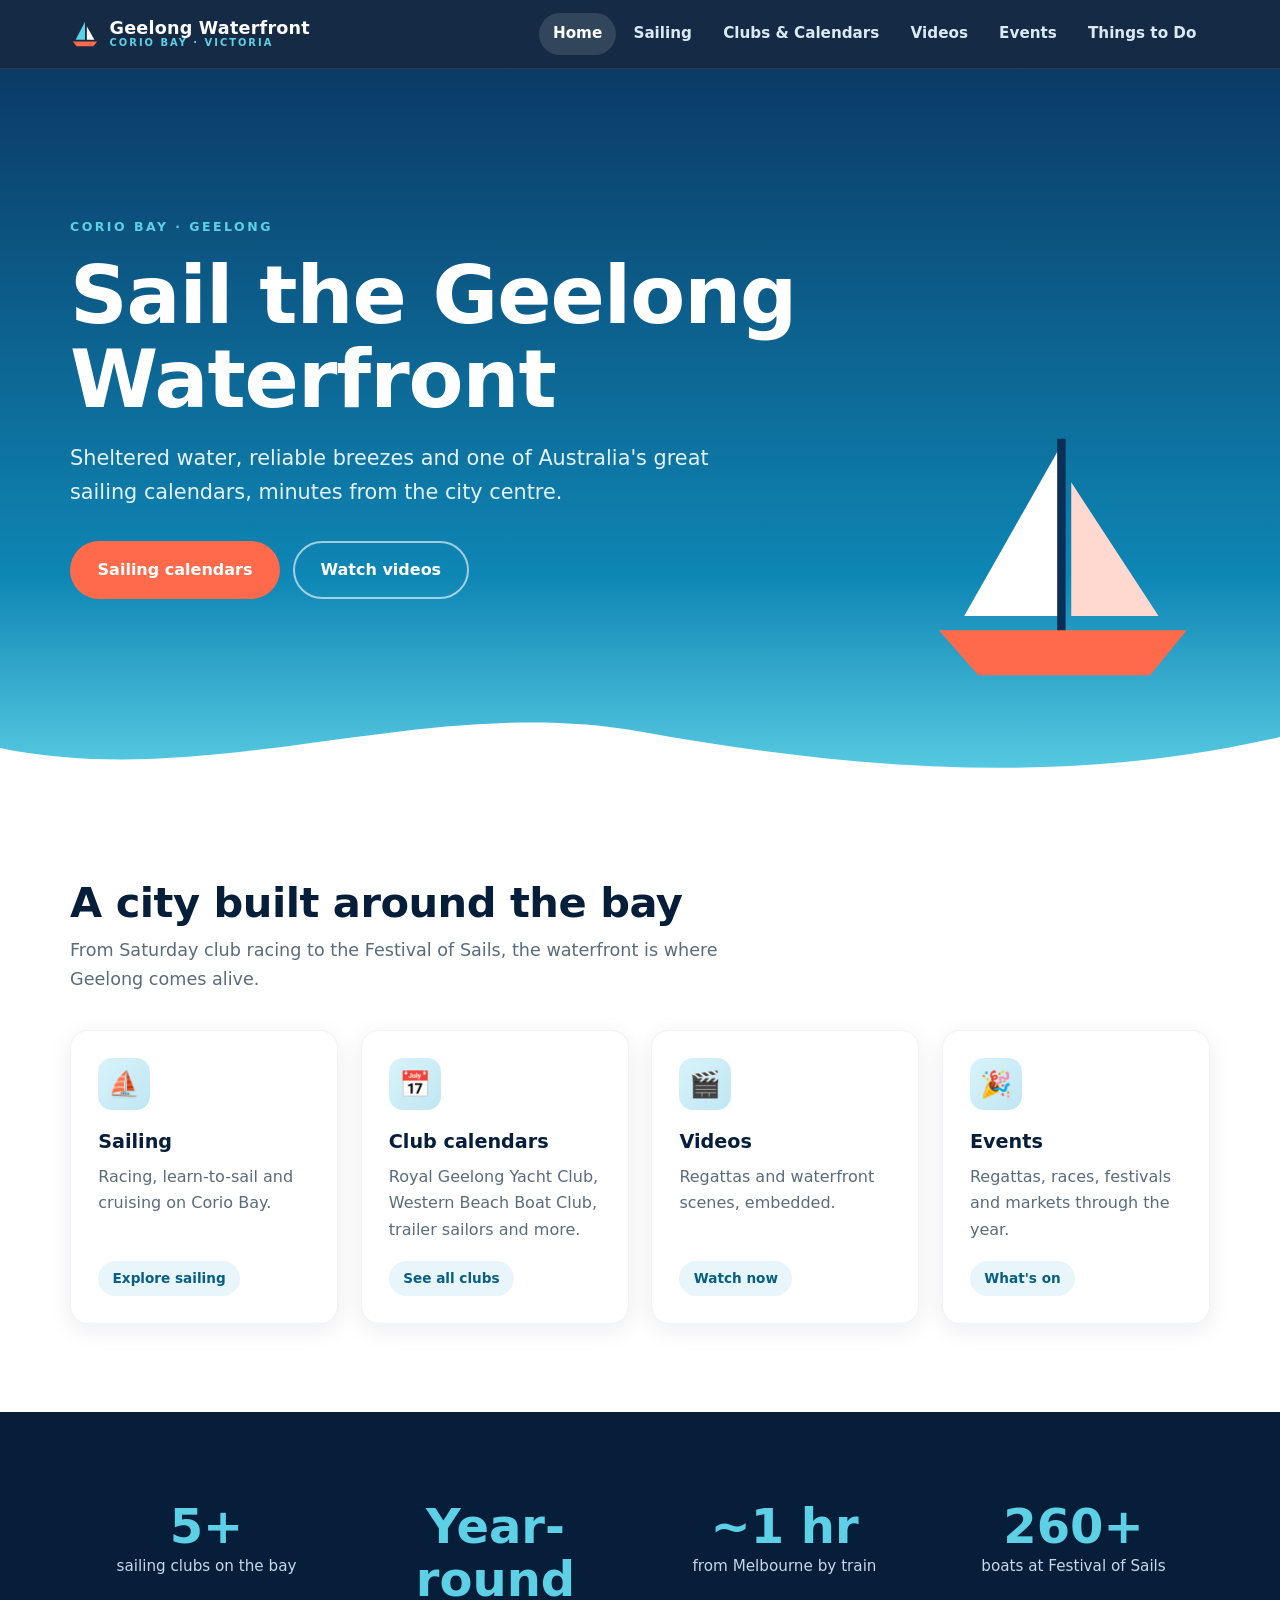
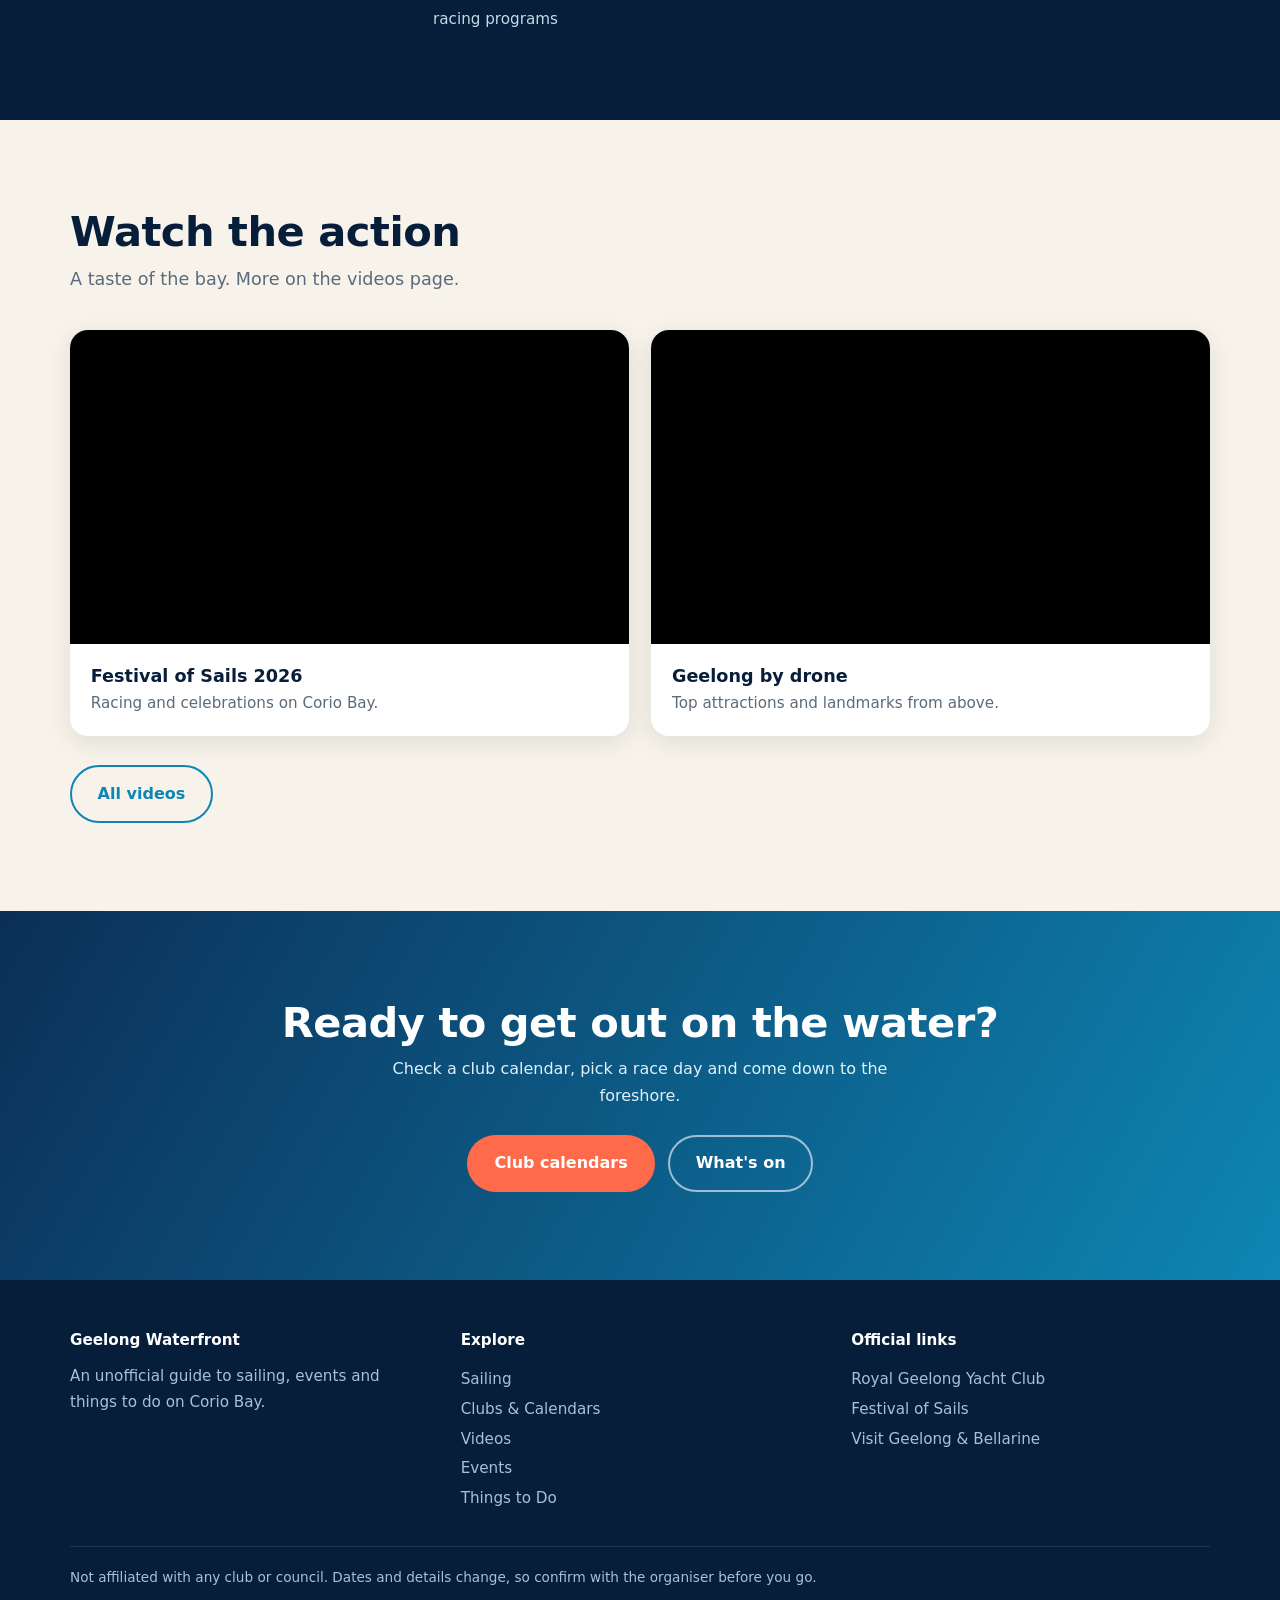
<file: index.html>
<!DOCTYPE html>
<html lang="en">
<head>
<meta charset="utf-8">
<meta name="viewport" content="width=device-width, initial-scale=1">
<title>Sailing, Events &amp; Things to Do | Geelong Waterfront</title>
<meta name="description" content="Your guide to the Geelong Waterfront: sailing on Corio Bay, club calendars, event videos and the best things to do.">
<meta name="theme-color" content="#071e3a">
<link rel="icon" href="data:image/svg+xml,%3Csvg xmlns='http://www.w3.org/2000/svg' viewBox='0 0 32 32'%3E%3Cpath d='M16 3v19H6z' fill='%230e86b4'/%3E%3Cpath d='M18 8v14h8z' fill='%23ff6b4a'/%3E%3Cpath d='M3 24h26l-4 5H7z' fill='%23071e3a'/%3E%3C/svg%3E">
<link rel="stylesheet" href="assets/style.css">
</head>
<body>
<a class="skip" href="#main">Skip to content</a>
<header class="site-header"><div class="wrap bar">
<a class="brand" href="index.html"><svg viewBox="0 0 32 32" aria-hidden="true"><path d="M16 3v19H6z" fill="#5ed0e6"/><path d="M18 8v14h8z" fill="#fff"/><path d="M3 24h26l-4 5H7z" fill="#ff6b4a"/></svg><span>Geelong Waterfront<small>Corio Bay · Victoria</small></span></a>
<button class="burger" id="burger" aria-label="Menu" aria-expanded="false" aria-controls="nav"><span></span></button>
<nav class="nav" id="nav" aria-label="Main"><a href="index.html" aria-current="page">Home</a><a href="sailing.html">Sailing</a><a href="clubs.html">Clubs &amp; Calendars</a><a href="videos.html">Videos</a><a href="events.html">Events</a><a href="explore.html">Things to Do</a></nav>
</div></header>
<main id="main">

<div class="hero">
<svg class="boat" viewBox="0 0 200 200" aria-hidden="true"><path d="M98 20v120H30z" fill="#fff"/><path d="M106 45v95h62z" fill="#ffd9cf"/><path d="M96 14h6v140h-6z" fill="#0b2f57"/><path d="M12 150h176l-26 32H40z" fill="#ff6b4a"/></svg>
<div class="wrap"><span class="eyebrow">Corio Bay · Geelong</span><h1>Sail the Geelong Waterfront</h1>
<p>Sheltered water, reliable breezes and one of Australia's great sailing calendars, minutes from the city centre.</p>
<div class="btns"><a class="btn p" href="clubs.html">Sailing calendars</a><a class="btn g" href="videos.html">Watch videos</a></div></div>
<svg class="wave" viewBox="0 0 1440 100" preserveAspectRatio="none" aria-hidden="true"><path fill="#fff" d="M0 60C240 100 480 10 720 45s480 50 720 5V100H0z"/></svg>
</div>

<section><div class="wrap">
<h2 class="reveal">A city built around the bay</h2>
<p class="lead reveal">From Saturday club racing to the Festival of Sails, the waterfront is where Geelong comes alive.</p>
<div class="grid">
<div class="card reveal"><div class="ic">⛵</div><h3>Sailing</h3><p>Racing, learn-to-sail and cruising on Corio Bay.</p><div class="links"><a class="chip" href="sailing.html">Explore sailing</a></div></div>
<div class="card reveal"><div class="ic">📅</div><h3>Club calendars</h3><p>Royal Geelong Yacht Club, Western Beach Boat Club, trailer sailors and more.</p><div class="links"><a class="chip" href="clubs.html">See all clubs</a></div></div>
<div class="card reveal"><div class="ic">🎬</div><h3>Videos</h3><p>Regattas and waterfront scenes, embedded.</p><div class="links"><a class="chip" href="videos.html">Watch now</a></div></div>
<div class="card reveal"><div class="ic">🎉</div><h3>Events</h3><p>Regattas, races, festivals and markets through the year.</p><div class="links"><a class="chip" href="events.html">What's on</a></div></div>
</div></div></section>

<section class="dark"><div class="wrap"><div class="stats reveal">
<div><b>5+</b><span>sailing clubs on the bay</span></div><div><b>Year-round</b><span>racing programs</span></div><div><b>~1 hr</b><span>from Melbourne by train</span></div><div><b>260+</b><span>boats at Festival of Sails</span></div>
</div></div></section>

<section class="alt"><div class="wrap">
<h2 class="reveal">Watch the action</h2>
<p class="lead reveal">A taste of the bay. More on the videos page.</p>
<div class="grid two">
<div class="video reveal"><iframe src="https://www.youtube-nocookie.com/embed/CP9txn4FmhA" title="Festival of Sails 2026" loading="lazy" allowfullscreen allow="accelerometer; encrypted-media; picture-in-picture"></iframe><div class="t"><h3>Festival of Sails 2026</h3><p>Racing and celebrations on Corio Bay.</p></div></div>
<div class="video reveal"><iframe src="https://www.youtube-nocookie.com/embed/cgQExTYq_f4" title="Geelong by drone" loading="lazy" allowfullscreen allow="accelerometer; encrypted-media; picture-in-picture"></iframe><div class="t"><h3>Geelong by drone</h3><p>Top attractions and landmarks from above.</p></div></div>
</div>
<p style="margin-top:1.8rem"><a class="btn o" href="videos.html">All videos</a></p>
</div></section>

<section class="cta-band"><div class="wrap reveal"><h2>Ready to get out on the water?</h2><p>Check a club calendar, pick a race day and come down to the foreshore.</p><div class="btns"><a class="btn p" href="clubs.html">Club calendars</a><a class="btn g" href="events.html">What's on</a></div></div></section>
</main>
<footer><div class="wrap">
<div class="cols">
<div><h4>Geelong Waterfront</h4><p>An unofficial guide to sailing, events and things to do on Corio Bay.</p></div>
<div><h4>Explore</h4><a href="sailing.html">Sailing</a><a href="clubs.html">Clubs &amp; Calendars</a><a href="videos.html">Videos</a><a href="events.html">Events</a><a href="explore.html">Things to Do</a></div>
<div><h4>Official links</h4><a href="https://rgyc.com.au/" target="_blank" rel="noopener">Royal Geelong Yacht Club</a><a href="https://festivalofsails.com.au/" target="_blank" rel="noopener">Festival of Sails</a><a href="https://www.visitgeelongbellarine.com.au" target="_blank" rel="noopener">Visit Geelong &amp; Bellarine</a></div>
</div>
<p class="fine">Not affiliated with any club or council. Dates and details change, so confirm with the organiser before you go.</p>
</div></footer>
<script src="assets/site.js"></script>
</body></html>
</file>
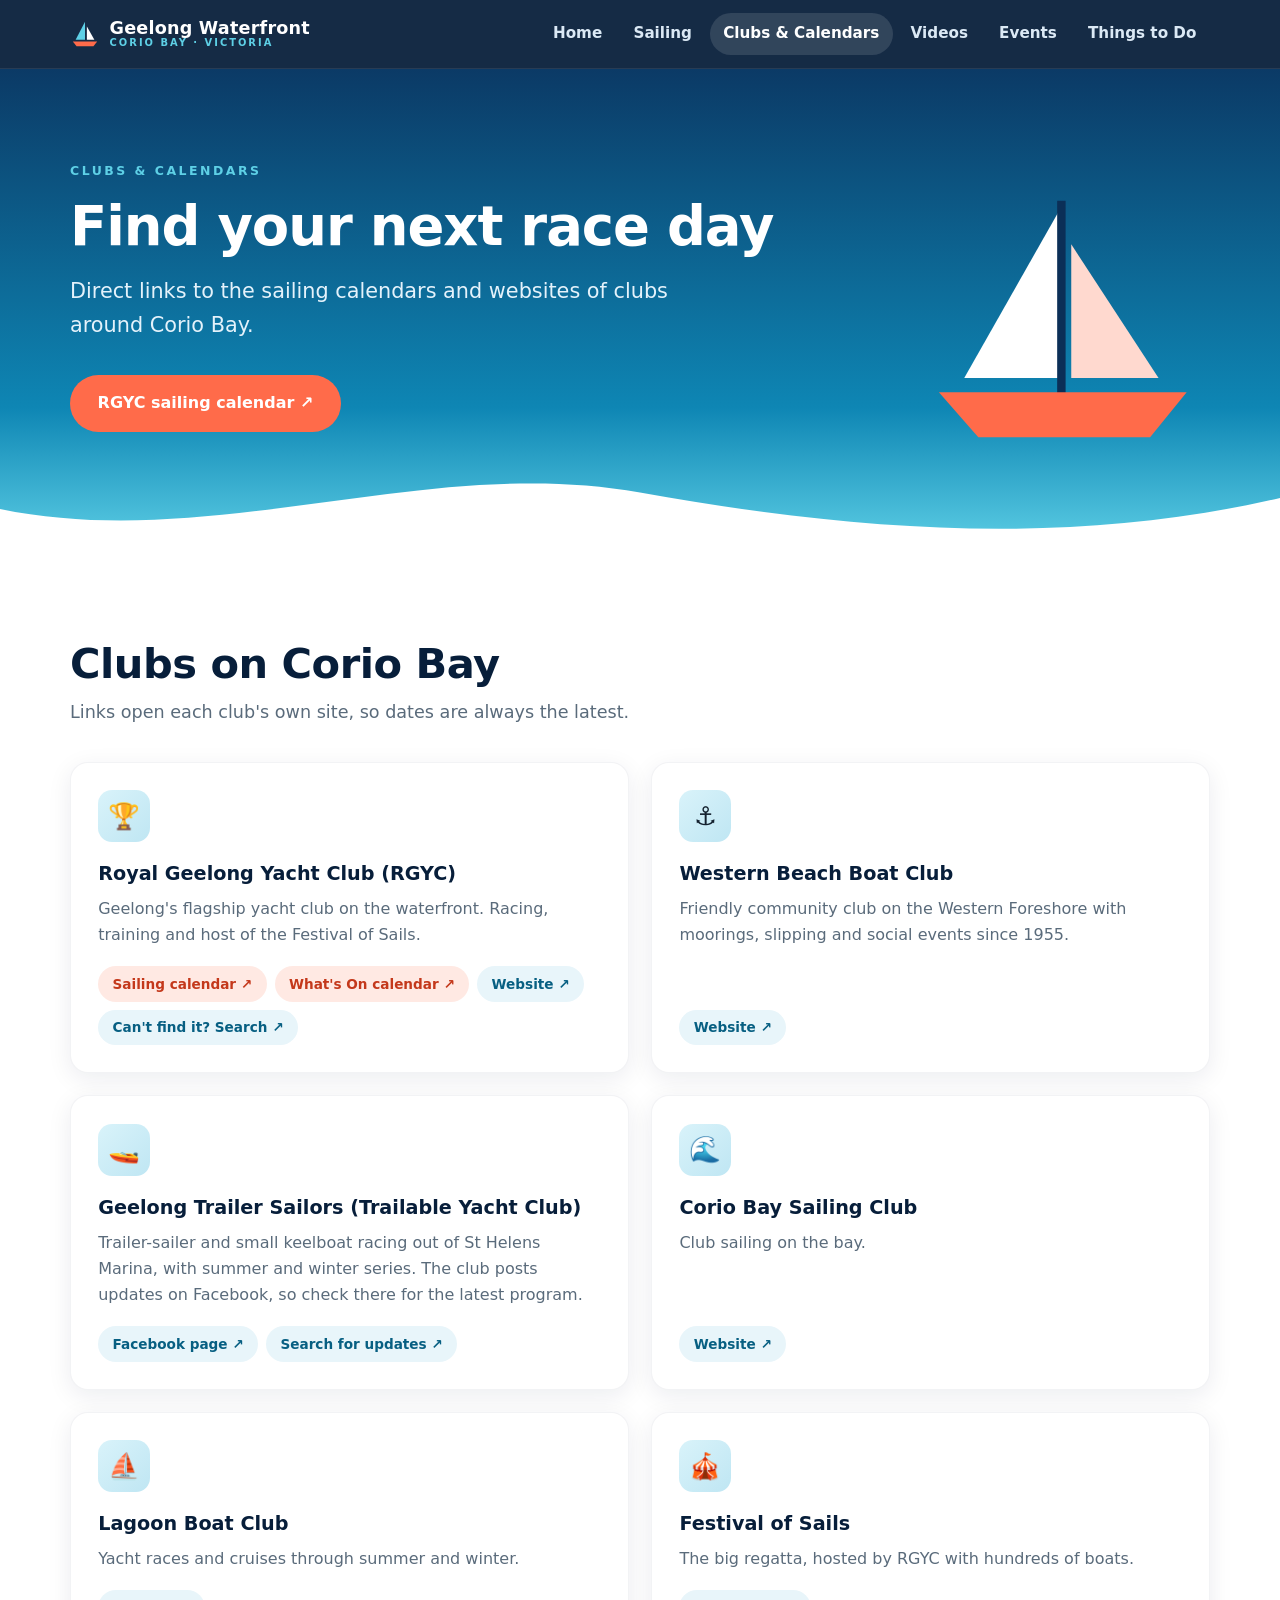
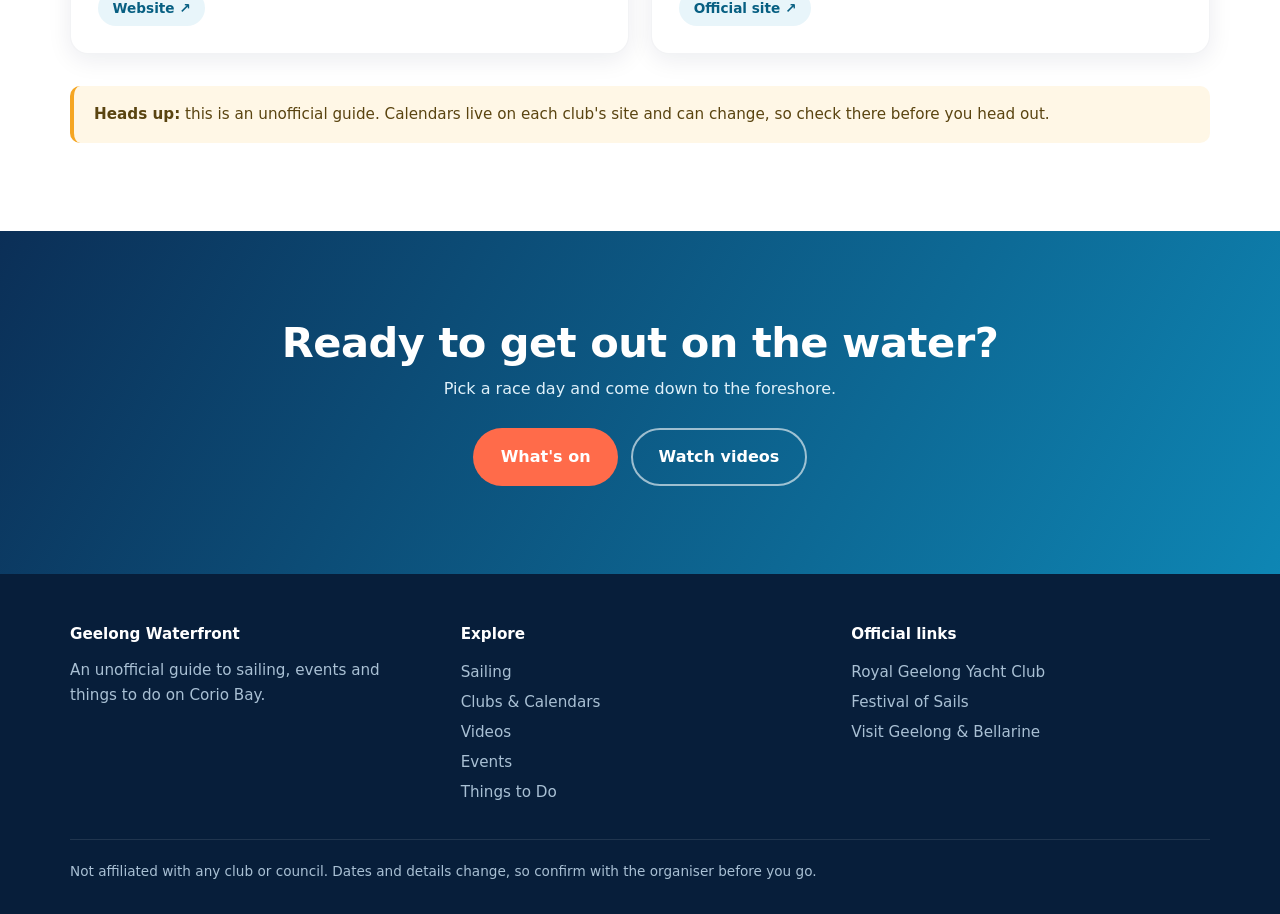
<file: clubs.html>
<!DOCTYPE html>
<html lang="en">
<head>
<meta charset="utf-8">
<meta name="viewport" content="width=device-width, initial-scale=1">
<title>Sailing Clubs &amp; Calendars | Geelong Waterfront</title>
<meta name="description" content="Sailing calendars and links for Royal Geelong Yacht Club, Western Beach Boat Club, Geelong trailer sailors and other clubs on Corio Bay.">
<meta name="theme-color" content="#071e3a">
<link rel="icon" href="data:image/svg+xml,%3Csvg xmlns='http://www.w3.org/2000/svg' viewBox='0 0 32 32'%3E%3Cpath d='M16 3v19H6z' fill='%230e86b4'/%3E%3Cpath d='M18 8v14h8z' fill='%23ff6b4a'/%3E%3Cpath d='M3 24h26l-4 5H7z' fill='%23071e3a'/%3E%3C/svg%3E">
<link rel="stylesheet" href="assets/style.css">
</head>
<body>
<a class="skip" href="#main">Skip to content</a>
<header class="site-header"><div class="wrap bar">
<a class="brand" href="index.html"><svg viewBox="0 0 32 32" aria-hidden="true"><path d="M16 3v19H6z" fill="#5ed0e6"/><path d="M18 8v14h8z" fill="#fff"/><path d="M3 24h26l-4 5H7z" fill="#ff6b4a"/></svg><span>Geelong Waterfront<small>Corio Bay · Victoria</small></span></a>
<button class="burger" id="burger" aria-label="Menu" aria-expanded="false" aria-controls="nav"><span></span></button>
<nav class="nav" id="nav" aria-label="Main"><a href="index.html">Home</a><a href="sailing.html">Sailing</a><a href="clubs.html" aria-current="page">Clubs &amp; Calendars</a><a href="videos.html">Videos</a><a href="events.html">Events</a><a href="explore.html">Things to Do</a></nav>
</div></header>
<main id="main">

<div class="hero sm">
<svg class="boat" viewBox="0 0 200 200" aria-hidden="true"><path d="M98 20v120H30z" fill="#fff"/><path d="M106 45v95h62z" fill="#ffd9cf"/><path d="M96 14h6v140h-6z" fill="#0b2f57"/><path d="M12 150h176l-26 32H40z" fill="#ff6b4a"/></svg>
<div class="wrap"><span class="eyebrow">Clubs &amp; Calendars</span><h1>Find your next race day</h1>
<p>Direct links to the sailing calendars and websites of clubs around Corio Bay.</p>
<div class="btns"><a class="btn p" href="https://rgyc.com.au/sailing/calendar/" target="_blank" rel="noopener">RGYC sailing calendar ↗</a></div></div>
<svg class="wave" viewBox="0 0 1440 100" preserveAspectRatio="none" aria-hidden="true"><path fill="#fff" d="M0 60C240 100 480 10 720 45s480 50 720 5V100H0z"/></svg>
</div>

<section><div class="wrap">
<h2 class="reveal">Clubs on Corio Bay</h2>
<p class="lead reveal">Links open each club's own site, so dates are always the latest.</p>
<div class="grid two">
<div class="card reveal"><div class="ic">🏆</div><h3>Royal Geelong Yacht Club (RGYC)</h3><p>Geelong's flagship yacht club on the waterfront. Racing, training and host of the Festival of Sails.</p>
<div class="links"><a class="chip c" href="https://rgyc.com.au/sailing/calendar/" target="_blank" rel="noopener">Sailing calendar ↗</a><a class="chip c" href="https://rgyc.com.au/whats-on/calendar/" target="_blank" rel="noopener">What's On calendar ↗</a><a class="chip" href="https://rgyc.com.au/" target="_blank" rel="noopener">Website ↗</a><a class="chip" href="https://www.google.com/search?q=Royal+Geelong+Yacht+Club+sailing+calendar" target="_blank" rel="noopener">Can't find it? Search ↗</a></div></div>
<div class="card reveal"><div class="ic">⚓</div><h3>Western Beach Boat Club</h3><p>Friendly community club on the Western Foreshore with moorings, slipping and social events since 1955.</p>
<div class="links"><a class="chip" href="https://www.geelongwesternbeachboatclub.com.au/" target="_blank" rel="noopener">Website ↗</a></div></div>
<div id="trailer" class="card reveal"><div class="ic">🚤</div><h3>Geelong Trailer Sailors (Trailable Yacht Club)</h3><p>Trailer-sailer and small keelboat racing out of St Helens Marina, with summer and winter series. The club posts updates on Facebook, so check there for the latest program.</p>
<div class="links"><a class="chip" href="https://www.facebook.com/GeelongTrailableYachtClub/" target="_blank" rel="noopener">Facebook page ↗</a><a class="chip" href="https://www.google.com/search?q=Geelong+Trailable+Yacht+Club" target="_blank" rel="noopener">Search for updates ↗</a></div></div>
<div class="card reveal"><div class="ic">🌊</div><h3>Corio Bay Sailing Club</h3><p>Club sailing on the bay.</p><div class="links"><a class="chip" href="https://playsport.com/coriobaysailingclub_corio" target="_blank" rel="noopener">Website ↗</a></div></div>
<div class="card reveal"><div class="ic">⛵</div><h3>Lagoon Boat Club</h3><p>Yacht races and cruises through summer and winter.</p><div class="links"><a class="chip" href="https://www.lagoonboatclub.com.au/" target="_blank" rel="noopener">Website ↗</a></div></div>
<div class="card reveal"><div class="ic">🎪</div><h3>Festival of Sails</h3><p>The big regatta, hosted by RGYC with hundreds of boats.</p><div class="links"><a class="chip" href="https://festivalofsails.com.au/" target="_blank" rel="noopener">Official site ↗</a></div></div>
</div>
<p class="note reveal"><b>Heads up:</b> this is an unofficial guide. Calendars live on each club's site and can change, so check there before you head out.</p>
</div></section>

<section class="cta-band"><div class="wrap reveal"><h2>Ready to get out on the water?</h2><p>Pick a race day and come down to the foreshore.</p><div class="btns"><a class="btn p" href="events.html">What's on</a><a class="btn g" href="videos.html">Watch videos</a></div></div></section>
</main>
<footer><div class="wrap">
<div class="cols">
<div><h4>Geelong Waterfront</h4><p>An unofficial guide to sailing, events and things to do on Corio Bay.</p></div>
<div><h4>Explore</h4><a href="sailing.html">Sailing</a><a href="clubs.html">Clubs &amp; Calendars</a><a href="videos.html">Videos</a><a href="events.html">Events</a><a href="explore.html">Things to Do</a></div>
<div><h4>Official links</h4><a href="https://rgyc.com.au/" target="_blank" rel="noopener">Royal Geelong Yacht Club</a><a href="https://festivalofsails.com.au/" target="_blank" rel="noopener">Festival of Sails</a><a href="https://www.visitgeelongbellarine.com.au" target="_blank" rel="noopener">Visit Geelong &amp; Bellarine</a></div>
</div>
<p class="fine">Not affiliated with any club or council. Dates and details change, so confirm with the organiser before you go.</p>
</div></footer>
<script src="assets/site.js"></script>
</body></html>
</file>
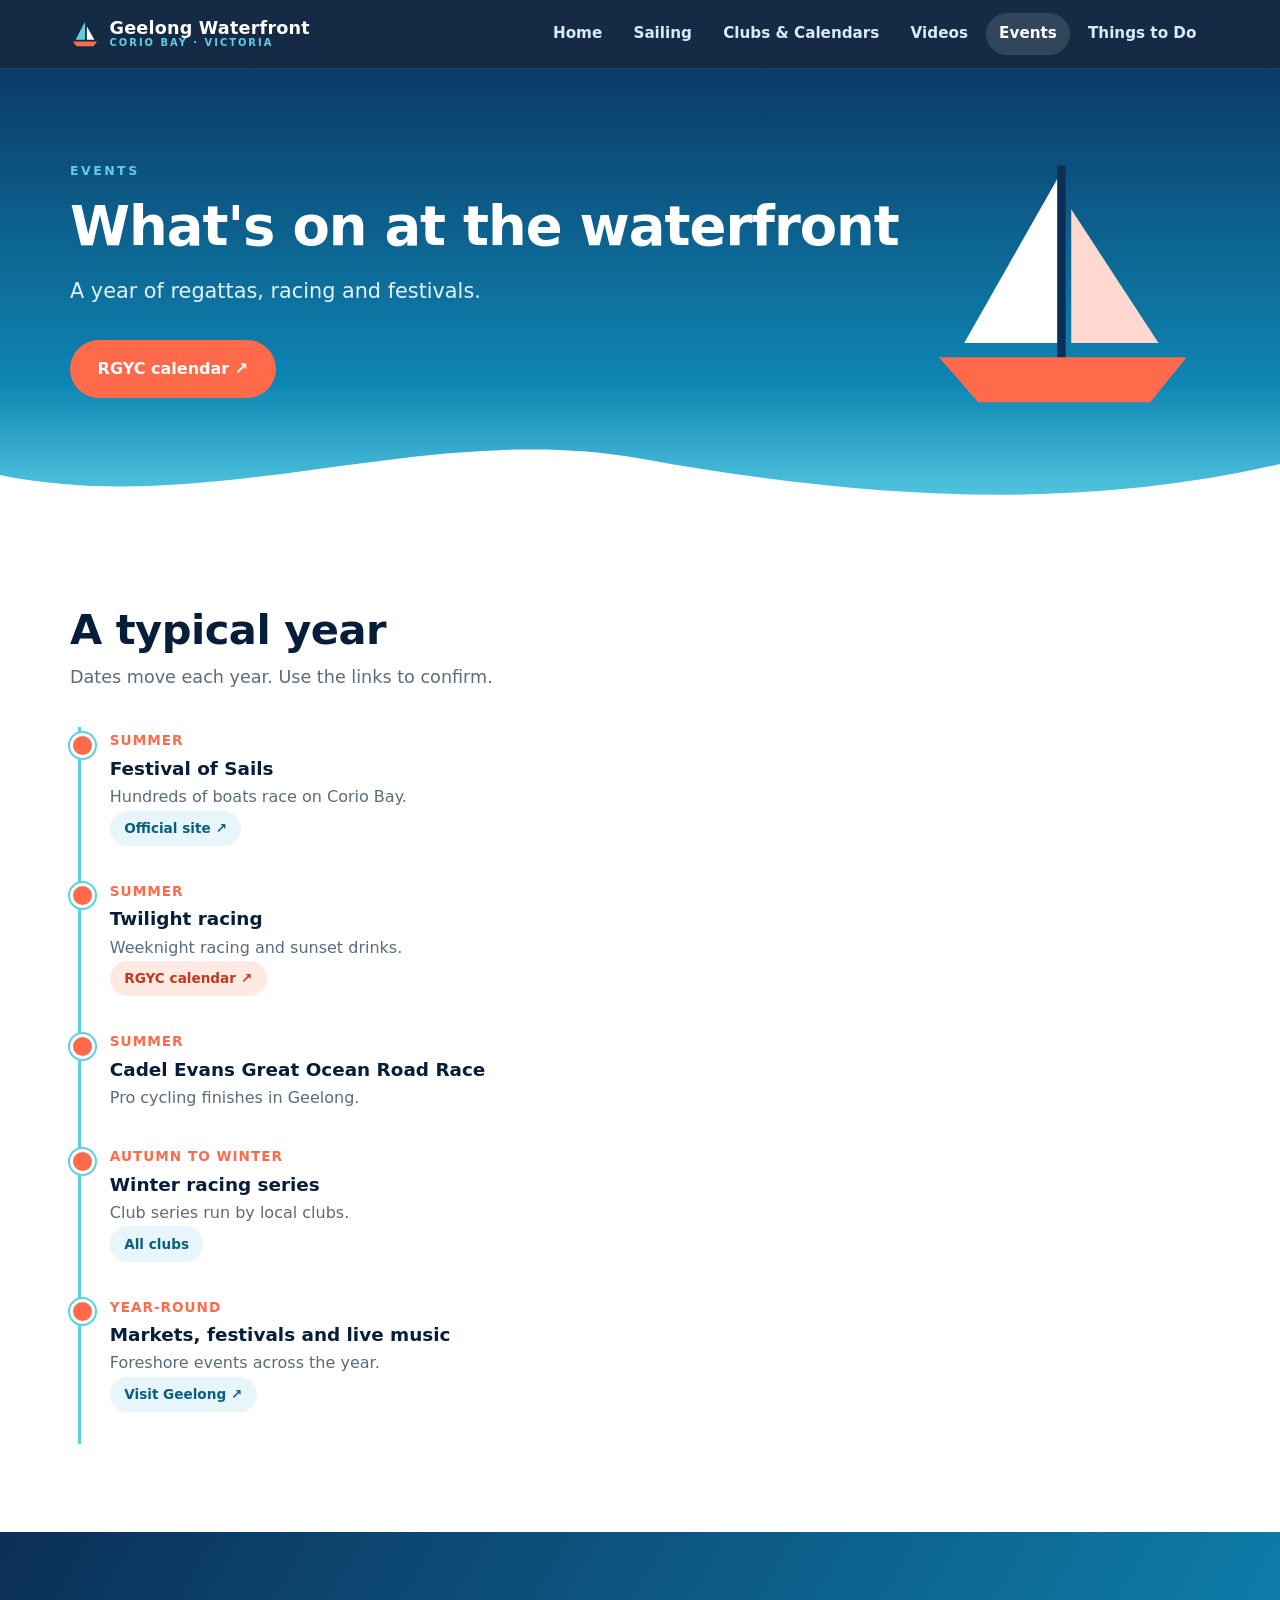
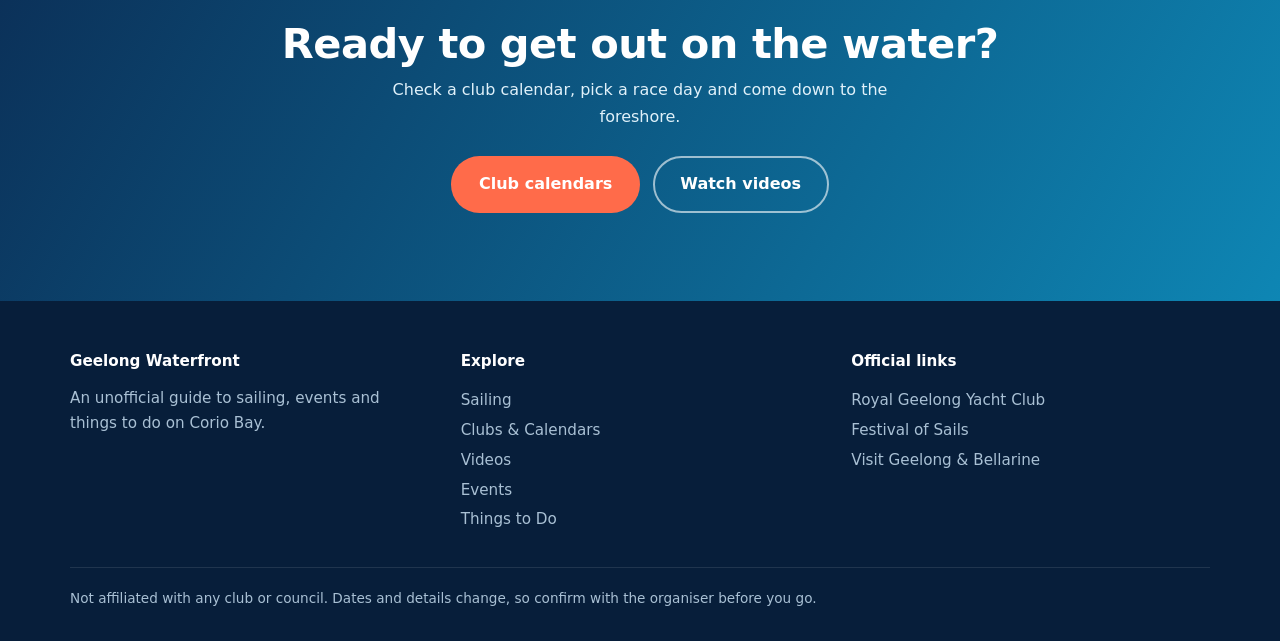
<file: events.html>
<!DOCTYPE html>
<html lang="en">
<head>
<meta charset="utf-8">
<meta name="viewport" content="width=device-width, initial-scale=1">
<title>Events | Geelong Waterfront</title>
<meta name="description" content="Regattas, races, festivals and markets on the Geelong waterfront.">
<meta name="theme-color" content="#071e3a">
<link rel="icon" href="data:image/svg+xml,%3Csvg xmlns='http://www.w3.org/2000/svg' viewBox='0 0 32 32'%3E%3Cpath d='M16 3v19H6z' fill='%230e86b4'/%3E%3Cpath d='M18 8v14h8z' fill='%23ff6b4a'/%3E%3Cpath d='M3 24h26l-4 5H7z' fill='%23071e3a'/%3E%3C/svg%3E">
<link rel="stylesheet" href="assets/style.css">
</head>
<body>
<a class="skip" href="#main">Skip to content</a>
<header class="site-header"><div class="wrap bar">
<a class="brand" href="index.html"><svg viewBox="0 0 32 32" aria-hidden="true"><path d="M16 3v19H6z" fill="#5ed0e6"/><path d="M18 8v14h8z" fill="#fff"/><path d="M3 24h26l-4 5H7z" fill="#ff6b4a"/></svg><span>Geelong Waterfront<small>Corio Bay · Victoria</small></span></a>
<button class="burger" id="burger" aria-label="Menu" aria-expanded="false" aria-controls="nav"><span></span></button>
<nav class="nav" id="nav" aria-label="Main"><a href="index.html">Home</a><a href="sailing.html">Sailing</a><a href="clubs.html">Clubs &amp; Calendars</a><a href="videos.html">Videos</a><a href="events.html" aria-current="page">Events</a><a href="explore.html">Things to Do</a></nav>
</div></header>
<main id="main">

<div class="hero sm">
<svg class="boat" viewBox="0 0 200 200" aria-hidden="true"><path d="M98 20v120H30z" fill="#fff"/><path d="M106 45v95h62z" fill="#ffd9cf"/><path d="M96 14h6v140h-6z" fill="#0b2f57"/><path d="M12 150h176l-26 32H40z" fill="#ff6b4a"/></svg>
<div class="wrap"><span class="eyebrow">Events</span><h1>What's on at the waterfront</h1>
<p>A year of regattas, racing and festivals.</p>
<div class="btns"><a class="btn p" href="https://rgyc.com.au/whats-on/calendar/" target="_blank" rel="noopener">RGYC calendar ↗</a></div></div>
<svg class="wave" viewBox="0 0 1440 100" preserveAspectRatio="none" aria-hidden="true"><path fill="#fff" d="M0 60C240 100 480 10 720 45s480 50 720 5V100H0z"/></svg>
</div>

<section><div class="wrap">
<h2 class="reveal">A typical year</h2>
<p class="lead reveal">Dates move each year. Use the links to confirm.</p>
<ul class="tl reveal">
<li><em>Summer</em><b>Festival of Sails</b><p>Hundreds of boats race on Corio Bay.</p><a class="chip" href="https://festivalofsails.com.au/" target="_blank" rel="noopener">Official site ↗</a></li>
<li><em>Summer</em><b>Twilight racing</b><p>Weeknight racing and sunset drinks.</p><a class="chip c" href="https://rgyc.com.au/sailing/calendar/" target="_blank" rel="noopener">RGYC calendar ↗</a></li>
<li><em>Summer</em><b>Cadel Evans Great Ocean Road Race</b><p>Pro cycling finishes in Geelong.</p></li>
<li><em>Autumn to winter</em><b>Winter racing series</b><p>Club series run by local clubs.</p><a class="chip" href="clubs.html">All clubs</a></li>
<li><em>Year-round</em><b>Markets, festivals and live music</b><p>Foreshore events across the year.</p><a class="chip" href="https://www.visitgeelongbellarine.com.au" target="_blank" rel="noopener">Visit Geelong ↗</a></li>
</ul></div></section>

<section class="cta-band"><div class="wrap reveal"><h2>Ready to get out on the water?</h2><p>Check a club calendar, pick a race day and come down to the foreshore.</p><div class="btns"><a class="btn p" href="clubs.html">Club calendars</a><a class="btn g" href="videos.html">Watch videos</a></div></div></section>
</main>
<footer><div class="wrap">
<div class="cols">
<div><h4>Geelong Waterfront</h4><p>An unofficial guide to sailing, events and things to do on Corio Bay.</p></div>
<div><h4>Explore</h4><a href="sailing.html">Sailing</a><a href="clubs.html">Clubs &amp; Calendars</a><a href="videos.html">Videos</a><a href="events.html">Events</a><a href="explore.html">Things to Do</a></div>
<div><h4>Official links</h4><a href="https://rgyc.com.au/" target="_blank" rel="noopener">Royal Geelong Yacht Club</a><a href="https://festivalofsails.com.au/" target="_blank" rel="noopener">Festival of Sails</a><a href="https://www.visitgeelongbellarine.com.au" target="_blank" rel="noopener">Visit Geelong &amp; Bellarine</a></div>
</div>
<p class="fine">Not affiliated with any club or council. Dates and details change, so confirm with the organiser before you go.</p>
</div></footer>
<script src="assets/site.js"></script>
</body></html>
</file>
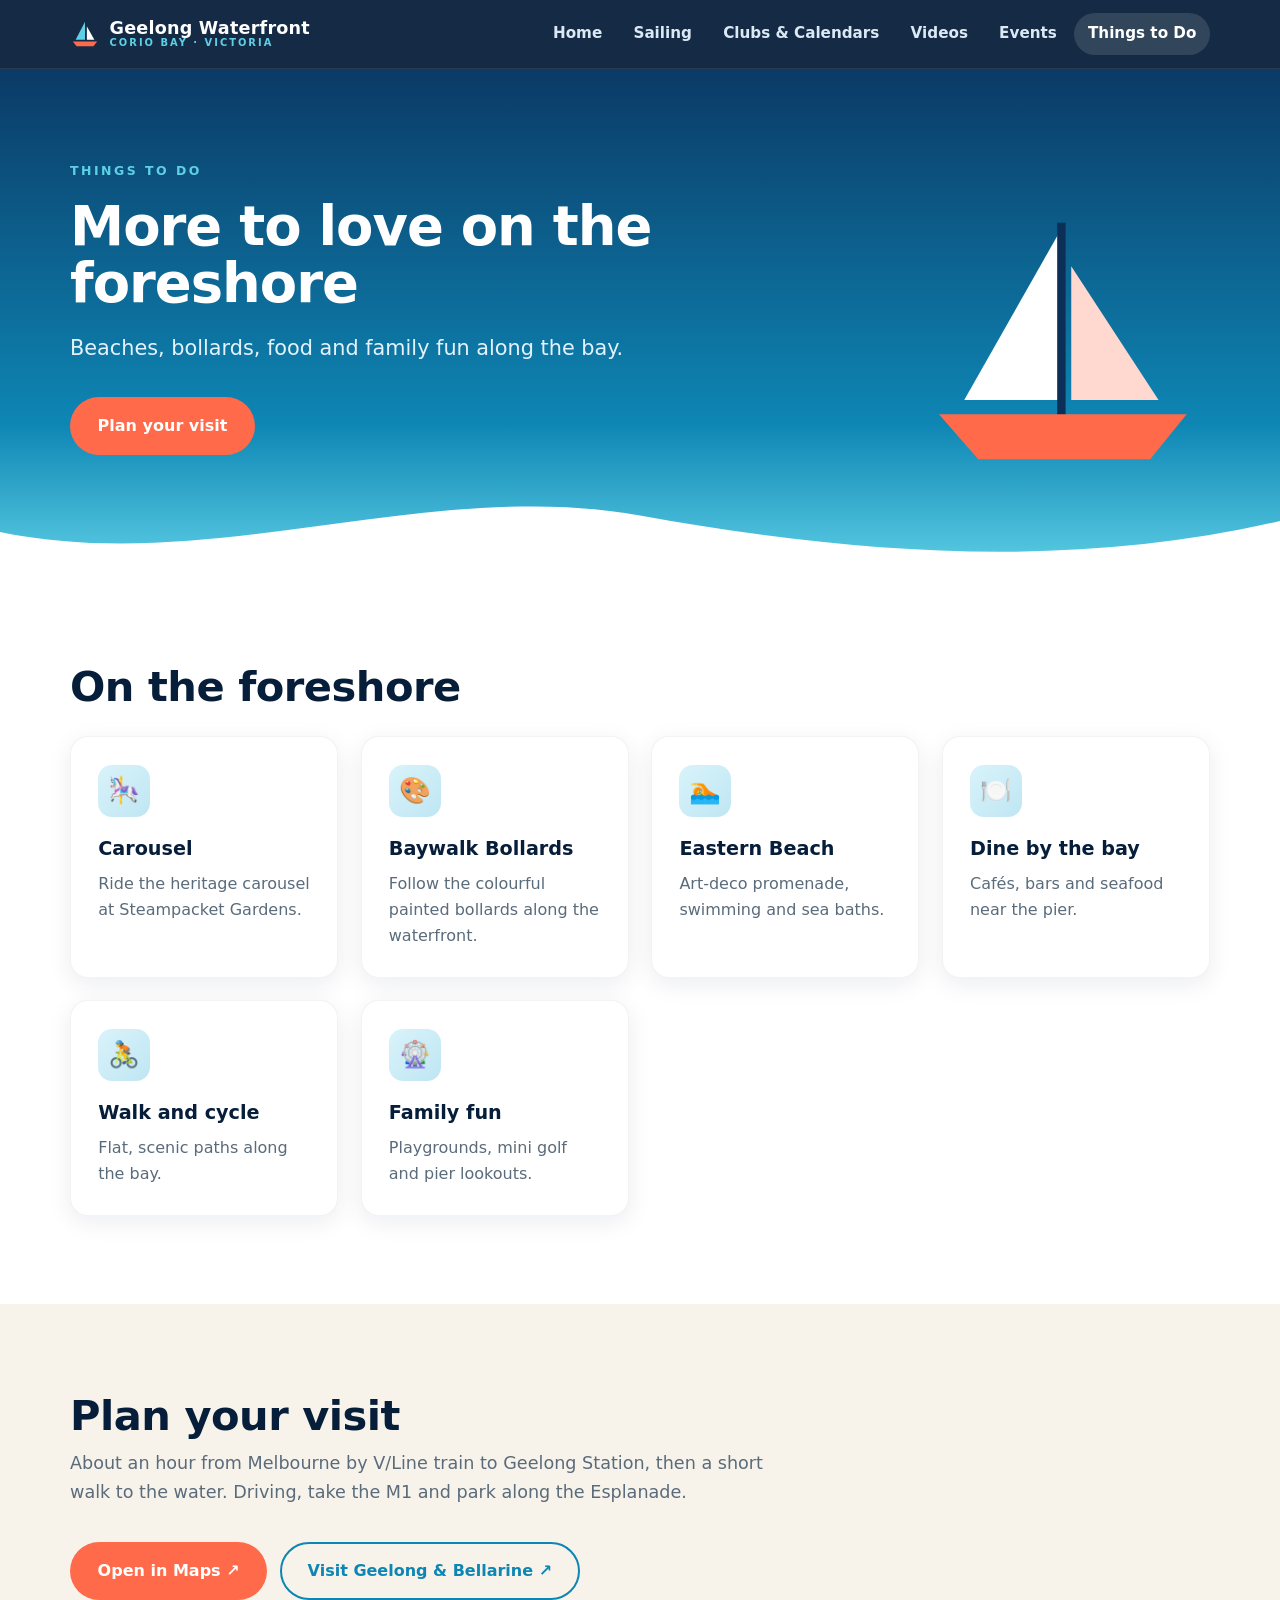
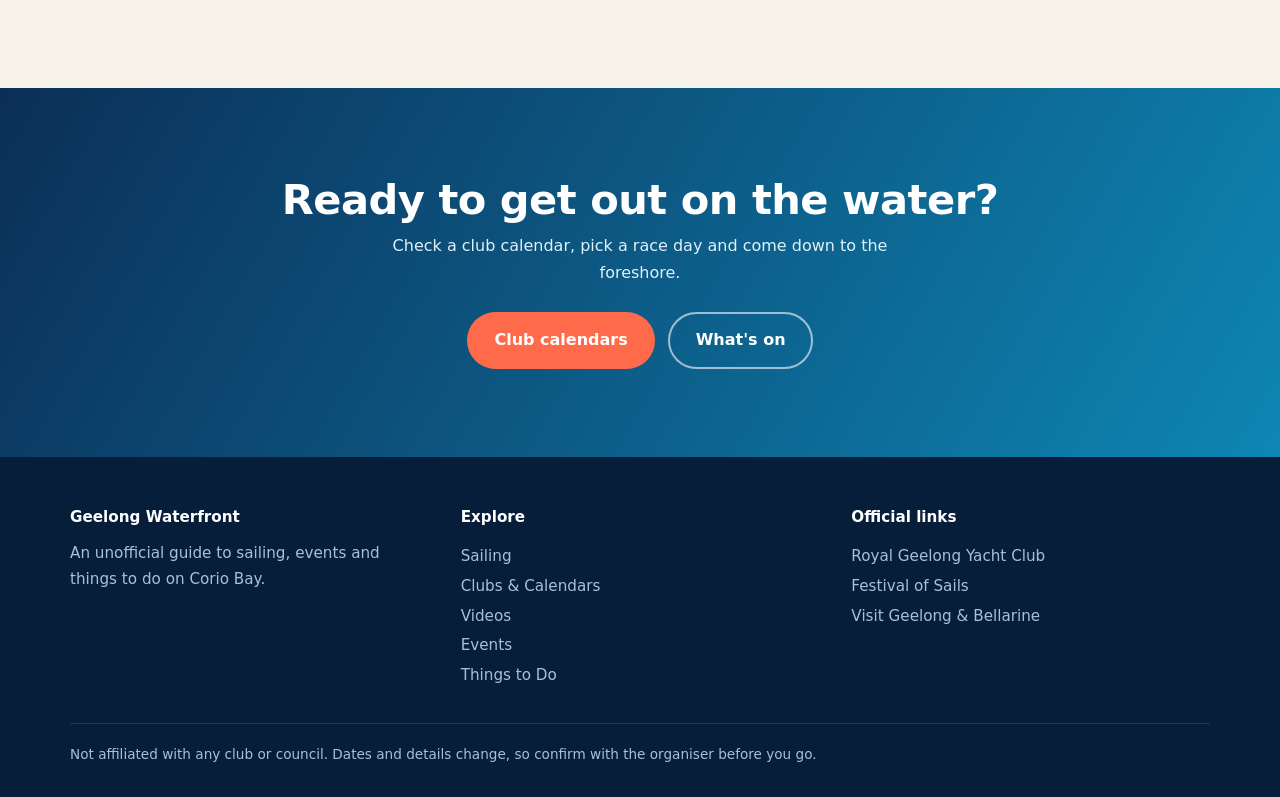
<file: explore.html>
<!DOCTYPE html>
<html lang="en">
<head>
<meta charset="utf-8">
<meta name="viewport" content="width=device-width, initial-scale=1">
<title>Things to Do | Geelong Waterfront</title>
<meta name="description" content="Great things to do on the Geelong waterfront, plus how to get there.">
<meta name="theme-color" content="#071e3a">
<link rel="icon" href="data:image/svg+xml,%3Csvg xmlns='http://www.w3.org/2000/svg' viewBox='0 0 32 32'%3E%3Cpath d='M16 3v19H6z' fill='%230e86b4'/%3E%3Cpath d='M18 8v14h8z' fill='%23ff6b4a'/%3E%3Cpath d='M3 24h26l-4 5H7z' fill='%23071e3a'/%3E%3C/svg%3E">
<link rel="stylesheet" href="assets/style.css">
</head>
<body>
<a class="skip" href="#main">Skip to content</a>
<header class="site-header"><div class="wrap bar">
<a class="brand" href="index.html"><svg viewBox="0 0 32 32" aria-hidden="true"><path d="M16 3v19H6z" fill="#5ed0e6"/><path d="M18 8v14h8z" fill="#fff"/><path d="M3 24h26l-4 5H7z" fill="#ff6b4a"/></svg><span>Geelong Waterfront<small>Corio Bay · Victoria</small></span></a>
<button class="burger" id="burger" aria-label="Menu" aria-expanded="false" aria-controls="nav"><span></span></button>
<nav class="nav" id="nav" aria-label="Main"><a href="index.html">Home</a><a href="sailing.html">Sailing</a><a href="clubs.html">Clubs &amp; Calendars</a><a href="videos.html">Videos</a><a href="events.html">Events</a><a href="explore.html" aria-current="page">Things to Do</a></nav>
</div></header>
<main id="main">

<div class="hero sm">
<svg class="boat" viewBox="0 0 200 200" aria-hidden="true"><path d="M98 20v120H30z" fill="#fff"/><path d="M106 45v95h62z" fill="#ffd9cf"/><path d="M96 14h6v140h-6z" fill="#0b2f57"/><path d="M12 150h176l-26 32H40z" fill="#ff6b4a"/></svg>
<div class="wrap"><span class="eyebrow">Things to Do</span><h1>More to love on the foreshore</h1>
<p>Beaches, bollards, food and family fun along the bay.</p>
<div class="btns"><a class="btn p" href="#visit">Plan your visit</a></div></div>
<svg class="wave" viewBox="0 0 1440 100" preserveAspectRatio="none" aria-hidden="true"><path fill="#fff" d="M0 60C240 100 480 10 720 45s480 50 720 5V100H0z"/></svg>
</div>

<section><div class="wrap">
<h2 class="reveal">On the foreshore</h2>
<div class="grid" style="margin-top:1.6rem">
<div class="card reveal"><div class="ic">🎠</div><h3>Carousel</h3><p>Ride the heritage carousel at Steampacket Gardens.</p></div>
<div class="card reveal"><div class="ic">🎨</div><h3>Baywalk Bollards</h3><p>Follow the colourful painted bollards along the waterfront.</p></div>
<div class="card reveal"><div class="ic">🏊</div><h3>Eastern Beach</h3><p>Art-deco promenade, swimming and sea baths.</p></div>
<div class="card reveal"><div class="ic">🍽️</div><h3>Dine by the bay</h3><p>Cafés, bars and seafood near the pier.</p></div>
<div class="card reveal"><div class="ic">🚴</div><h3>Walk and cycle</h3><p>Flat, scenic paths along the bay.</p></div>
<div class="card reveal"><div class="ic">🎡</div><h3>Family fun</h3><p>Playgrounds, mini golf and pier lookouts.</p></div>
</div></div></section>

<section class="alt" id="visit"><div class="wrap">
<h2 class="reveal">Plan your visit</h2>
<p class="lead reveal">About an hour from Melbourne by V/Line train to Geelong Station, then a short walk to the water. Driving, take the M1 and park along the Esplanade.</p>
<div class="btns"><a class="btn p" target="_blank" rel="noopener" href="https://www.google.com/maps/search/Geelong+Waterfront">Open in Maps ↗</a><a class="btn o" target="_blank" rel="noopener" href="https://www.visitgeelongbellarine.com.au">Visit Geelong &amp; Bellarine ↗</a></div>
</div></section>

<section class="cta-band"><div class="wrap reveal"><h2>Ready to get out on the water?</h2><p>Check a club calendar, pick a race day and come down to the foreshore.</p><div class="btns"><a class="btn p" href="clubs.html">Club calendars</a><a class="btn g" href="events.html">What's on</a></div></div></section>
</main>
<footer><div class="wrap">
<div class="cols">
<div><h4>Geelong Waterfront</h4><p>An unofficial guide to sailing, events and things to do on Corio Bay.</p></div>
<div><h4>Explore</h4><a href="sailing.html">Sailing</a><a href="clubs.html">Clubs &amp; Calendars</a><a href="videos.html">Videos</a><a href="events.html">Events</a><a href="explore.html">Things to Do</a></div>
<div><h4>Official links</h4><a href="https://rgyc.com.au/" target="_blank" rel="noopener">Royal Geelong Yacht Club</a><a href="https://festivalofsails.com.au/" target="_blank" rel="noopener">Festival of Sails</a><a href="https://www.visitgeelongbellarine.com.au" target="_blank" rel="noopener">Visit Geelong &amp; Bellarine</a></div>
</div>
<p class="fine">Not affiliated with any club or council. Dates and details change, so confirm with the organiser before you go.</p>
</div></footer>
<script src="assets/site.js"></script>
</body></html>
</file>
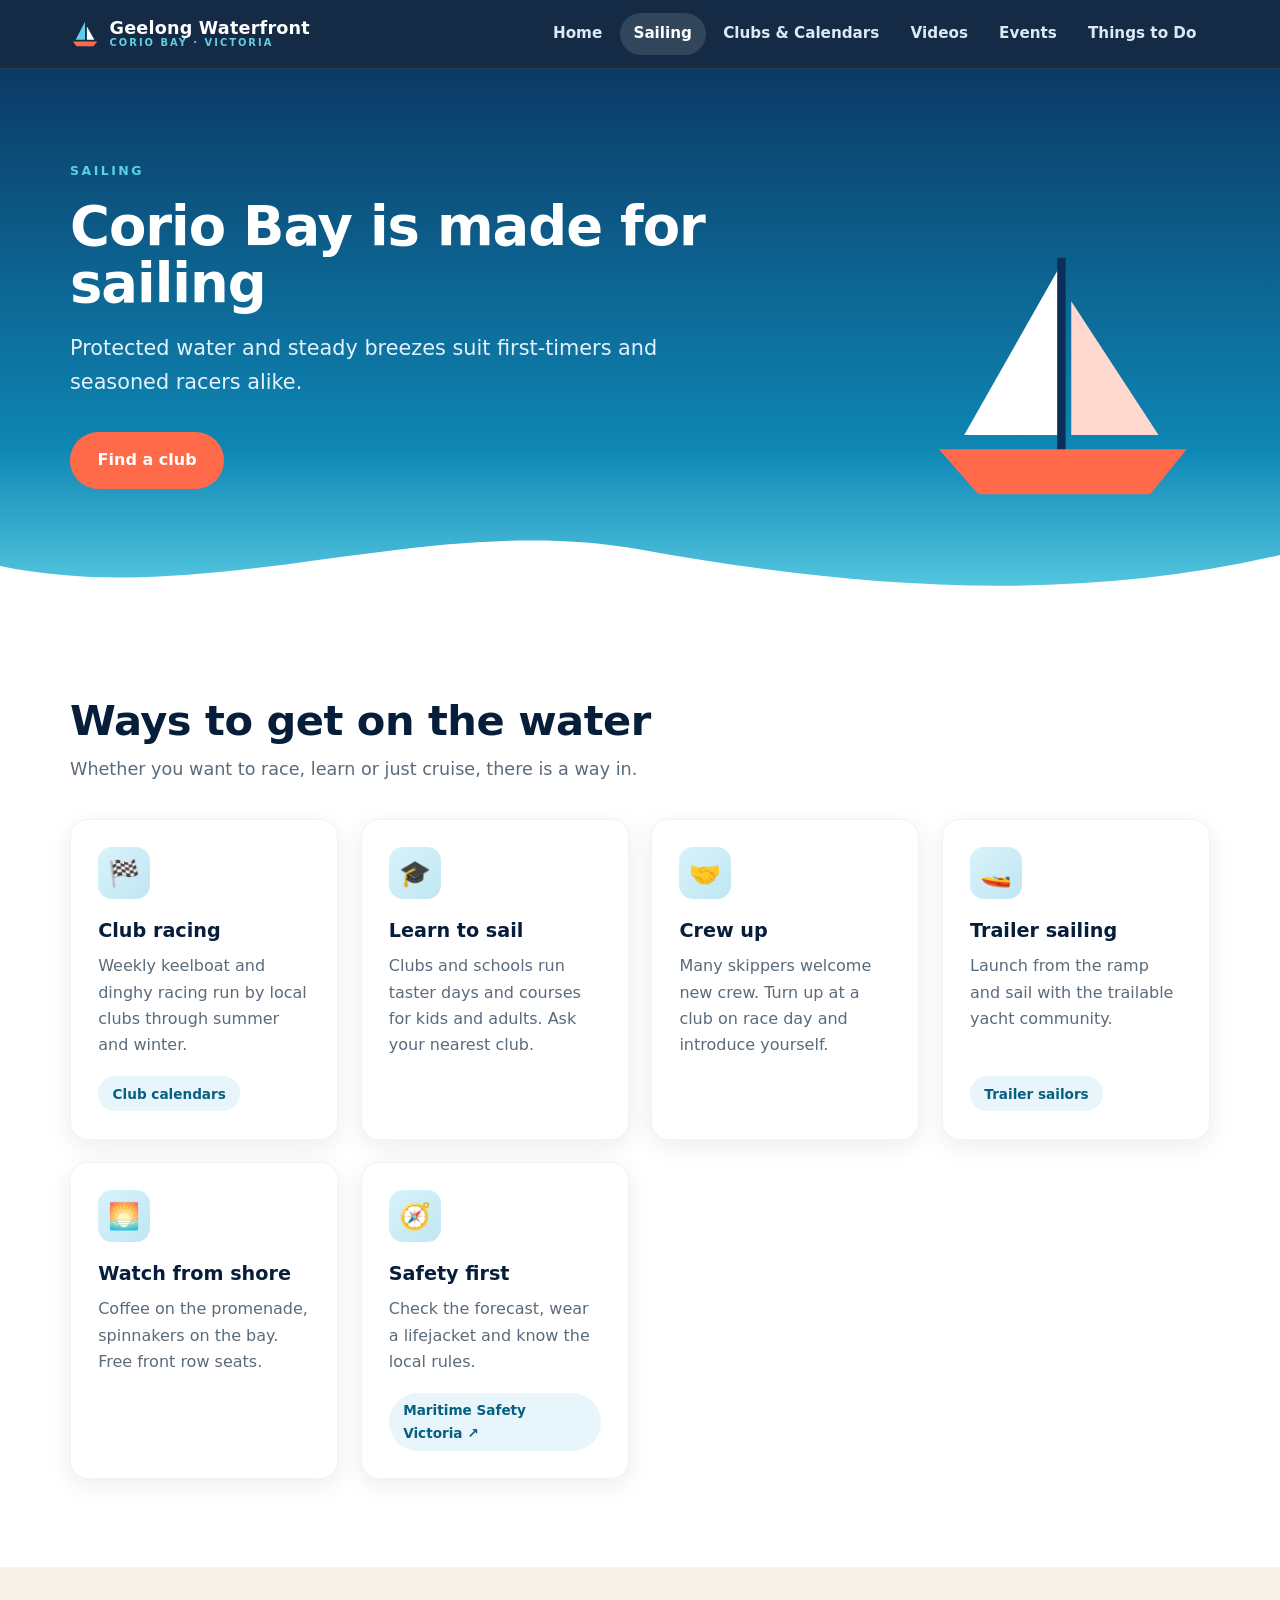
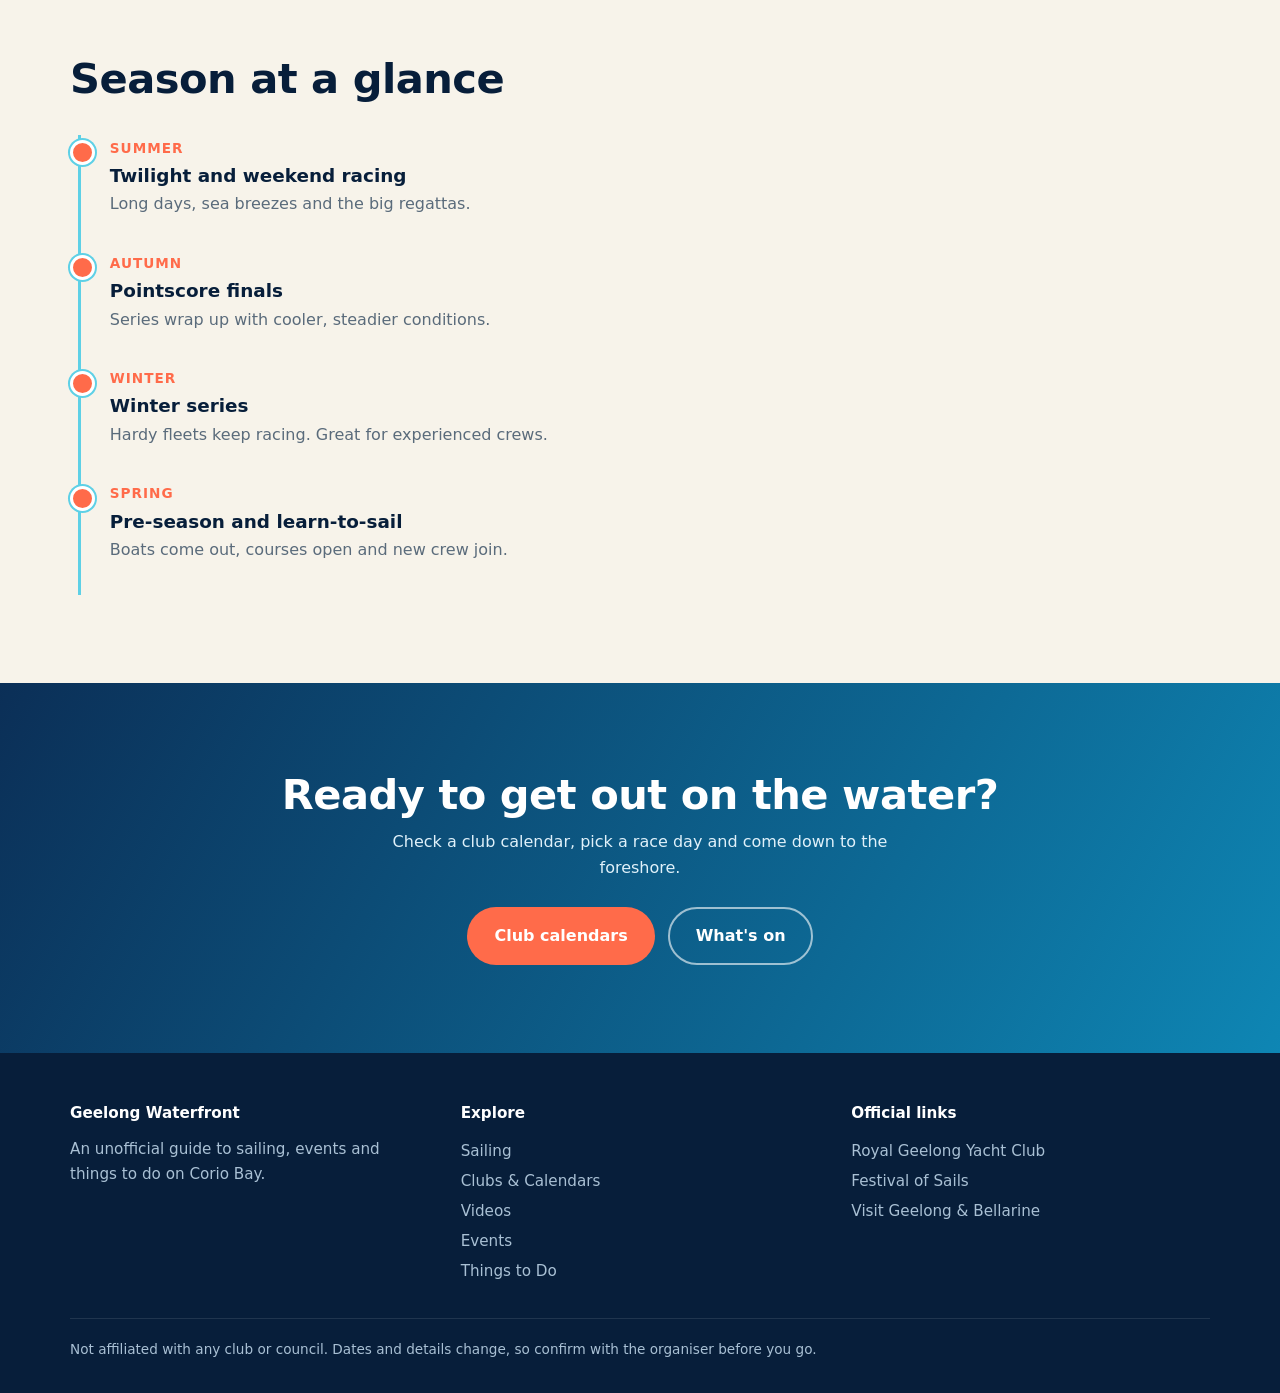
<file: sailing.html>
<!DOCTYPE html>
<html lang="en">
<head>
<meta charset="utf-8">
<meta name="viewport" content="width=device-width, initial-scale=1">
<title>Sailing on Corio Bay | Geelong Waterfront</title>
<meta name="description" content="Racing, learning to sail and cruising on Corio Bay at the Geelong waterfront.">
<meta name="theme-color" content="#071e3a">
<link rel="icon" href="data:image/svg+xml,%3Csvg xmlns='http://www.w3.org/2000/svg' viewBox='0 0 32 32'%3E%3Cpath d='M16 3v19H6z' fill='%230e86b4'/%3E%3Cpath d='M18 8v14h8z' fill='%23ff6b4a'/%3E%3Cpath d='M3 24h26l-4 5H7z' fill='%23071e3a'/%3E%3C/svg%3E">
<link rel="stylesheet" href="assets/style.css">
</head>
<body>
<a class="skip" href="#main">Skip to content</a>
<header class="site-header"><div class="wrap bar">
<a class="brand" href="index.html"><svg viewBox="0 0 32 32" aria-hidden="true"><path d="M16 3v19H6z" fill="#5ed0e6"/><path d="M18 8v14h8z" fill="#fff"/><path d="M3 24h26l-4 5H7z" fill="#ff6b4a"/></svg><span>Geelong Waterfront<small>Corio Bay · Victoria</small></span></a>
<button class="burger" id="burger" aria-label="Menu" aria-expanded="false" aria-controls="nav"><span></span></button>
<nav class="nav" id="nav" aria-label="Main"><a href="index.html">Home</a><a href="sailing.html" aria-current="page">Sailing</a><a href="clubs.html">Clubs &amp; Calendars</a><a href="videos.html">Videos</a><a href="events.html">Events</a><a href="explore.html">Things to Do</a></nav>
</div></header>
<main id="main">

<div class="hero sm">
<svg class="boat" viewBox="0 0 200 200" aria-hidden="true"><path d="M98 20v120H30z" fill="#fff"/><path d="M106 45v95h62z" fill="#ffd9cf"/><path d="M96 14h6v140h-6z" fill="#0b2f57"/><path d="M12 150h176l-26 32H40z" fill="#ff6b4a"/></svg>
<div class="wrap"><span class="eyebrow">Sailing</span><h1>Corio Bay is made for sailing</h1>
<p>Protected water and steady breezes suit first-timers and seasoned racers alike.</p>
<div class="btns"><a class="btn p" href="clubs.html">Find a club</a></div></div>
<svg class="wave" viewBox="0 0 1440 100" preserveAspectRatio="none" aria-hidden="true"><path fill="#fff" d="M0 60C240 100 480 10 720 45s480 50 720 5V100H0z"/></svg>
</div>

<section><div class="wrap">
<h2 class="reveal">Ways to get on the water</h2>
<p class="lead reveal">Whether you want to race, learn or just cruise, there is a way in.</p>
<div class="grid">
<div class="card reveal"><div class="ic">🏁</div><h3>Club racing</h3><p>Weekly keelboat and dinghy racing run by local clubs through summer and winter.</p><div class="links"><a class="chip" href="clubs.html">Club calendars</a></div></div>
<div class="card reveal"><div class="ic">🎓</div><h3>Learn to sail</h3><p>Clubs and schools run taster days and courses for kids and adults. Ask your nearest club.</p></div>
<div class="card reveal"><div class="ic">🤝</div><h3>Crew up</h3><p>Many skippers welcome new crew. Turn up at a club on race day and introduce yourself.</p></div>
<div class="card reveal"><div class="ic">🚤</div><h3>Trailer sailing</h3><p>Launch from the ramp and sail with the trailable yacht community.</p><div class="links"><a class="chip" href="clubs.html#trailer">Trailer sailors</a></div></div>
<div class="card reveal"><div class="ic">🌅</div><h3>Watch from shore</h3><p>Coffee on the promenade, spinnakers on the bay. Free front row seats.</p></div>
<div class="card reveal"><div class="ic">🧭</div><h3>Safety first</h3><p>Check the forecast, wear a lifejacket and know the local rules.</p><div class="links"><a class="chip" href="https://transport.vic.gov.au/maritime-safety-victoria" target="_blank" rel="noopener">Maritime Safety Victoria ↗</a></div></div>
</div></div></section>

<section class="alt"><div class="wrap">
<h2 class="reveal">Season at a glance</h2>
<ul class="tl reveal" style="margin-top:2rem">
<li><em>Summer</em><b>Twilight and weekend racing</b><p>Long days, sea breezes and the big regattas.</p></li>
<li><em>Autumn</em><b>Pointscore finals</b><p>Series wrap up with cooler, steadier conditions.</p></li>
<li><em>Winter</em><b>Winter series</b><p>Hardy fleets keep racing. Great for experienced crews.</p></li>
<li><em>Spring</em><b>Pre-season and learn-to-sail</b><p>Boats come out, courses open and new crew join.</p></li>
</ul></div></section>

<section class="cta-band"><div class="wrap reveal"><h2>Ready to get out on the water?</h2><p>Check a club calendar, pick a race day and come down to the foreshore.</p><div class="btns"><a class="btn p" href="clubs.html">Club calendars</a><a class="btn g" href="events.html">What's on</a></div></div></section>
</main>
<footer><div class="wrap">
<div class="cols">
<div><h4>Geelong Waterfront</h4><p>An unofficial guide to sailing, events and things to do on Corio Bay.</p></div>
<div><h4>Explore</h4><a href="sailing.html">Sailing</a><a href="clubs.html">Clubs &amp; Calendars</a><a href="videos.html">Videos</a><a href="events.html">Events</a><a href="explore.html">Things to Do</a></div>
<div><h4>Official links</h4><a href="https://rgyc.com.au/" target="_blank" rel="noopener">Royal Geelong Yacht Club</a><a href="https://festivalofsails.com.au/" target="_blank" rel="noopener">Festival of Sails</a><a href="https://www.visitgeelongbellarine.com.au" target="_blank" rel="noopener">Visit Geelong &amp; Bellarine</a></div>
</div>
<p class="fine">Not affiliated with any club or council. Dates and details change, so confirm with the organiser before you go.</p>
</div></footer>
<script src="assets/site.js"></script>
</body></html>
</file>
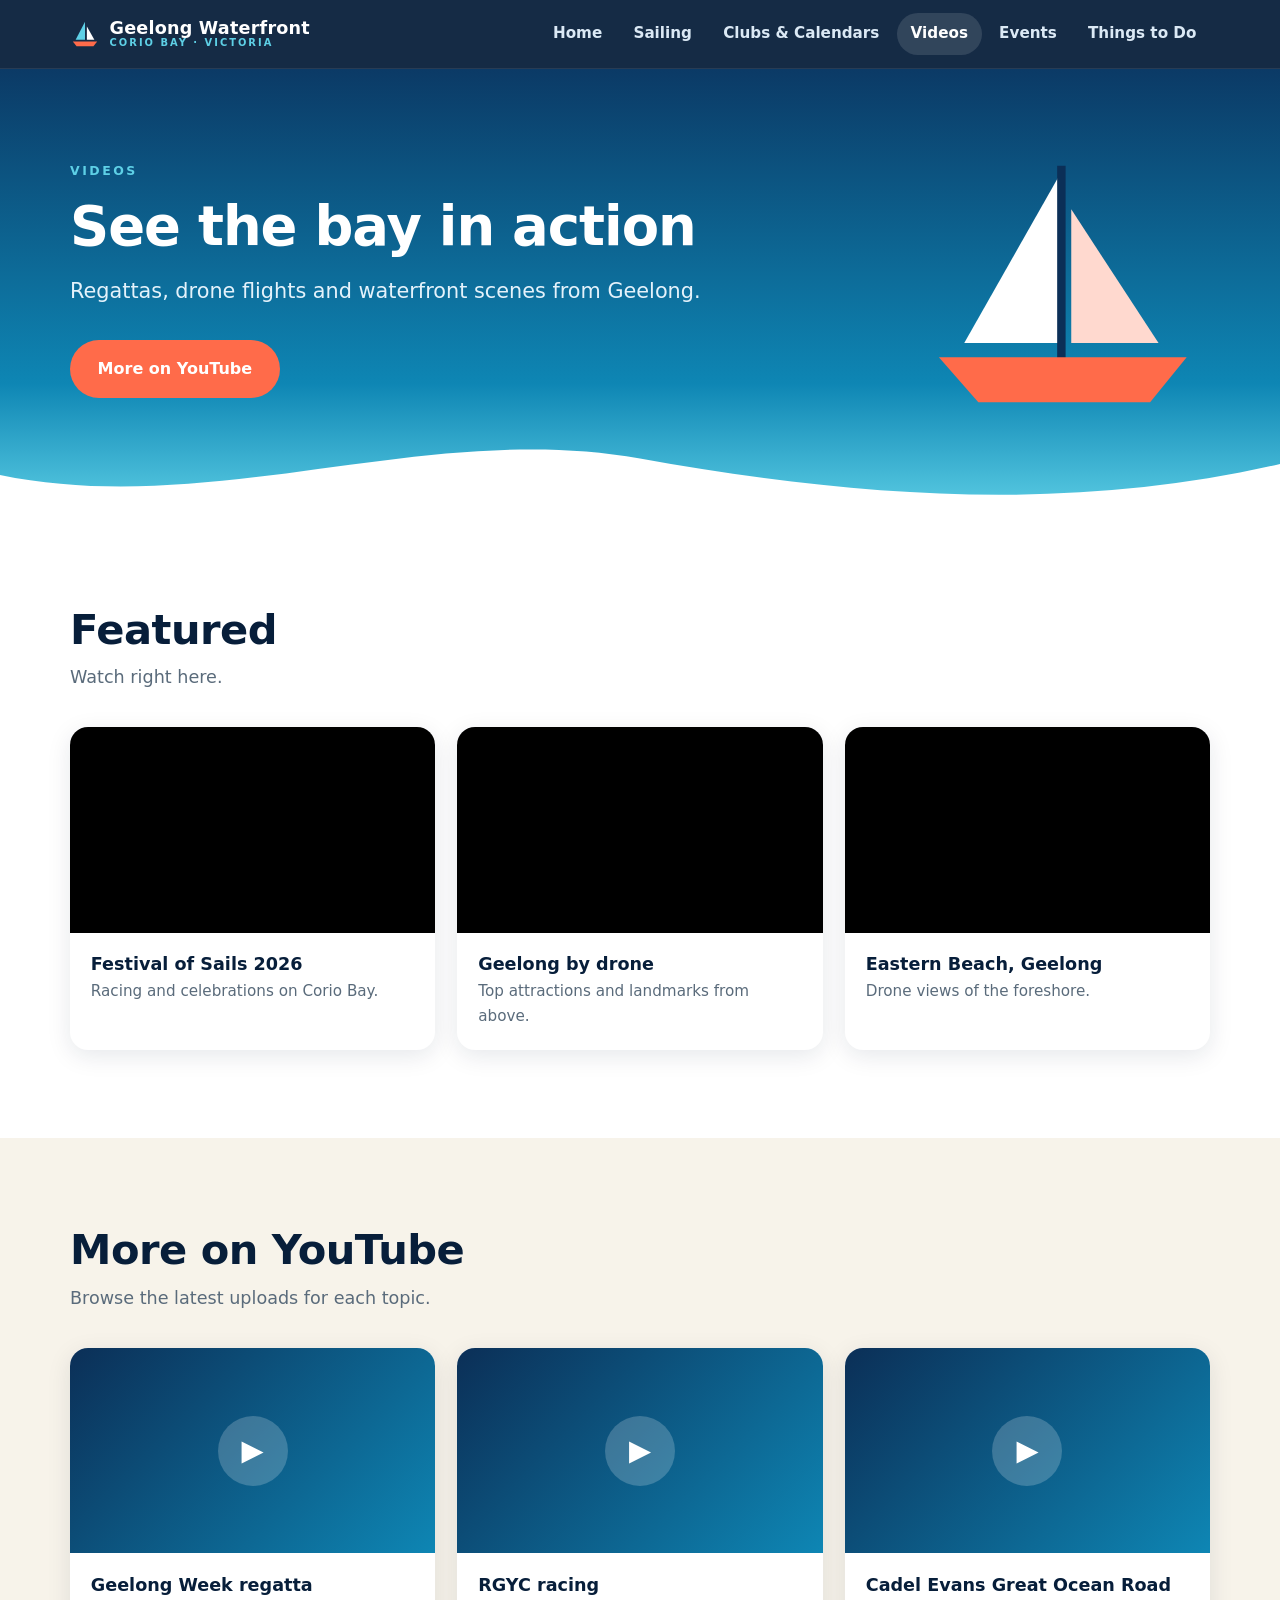
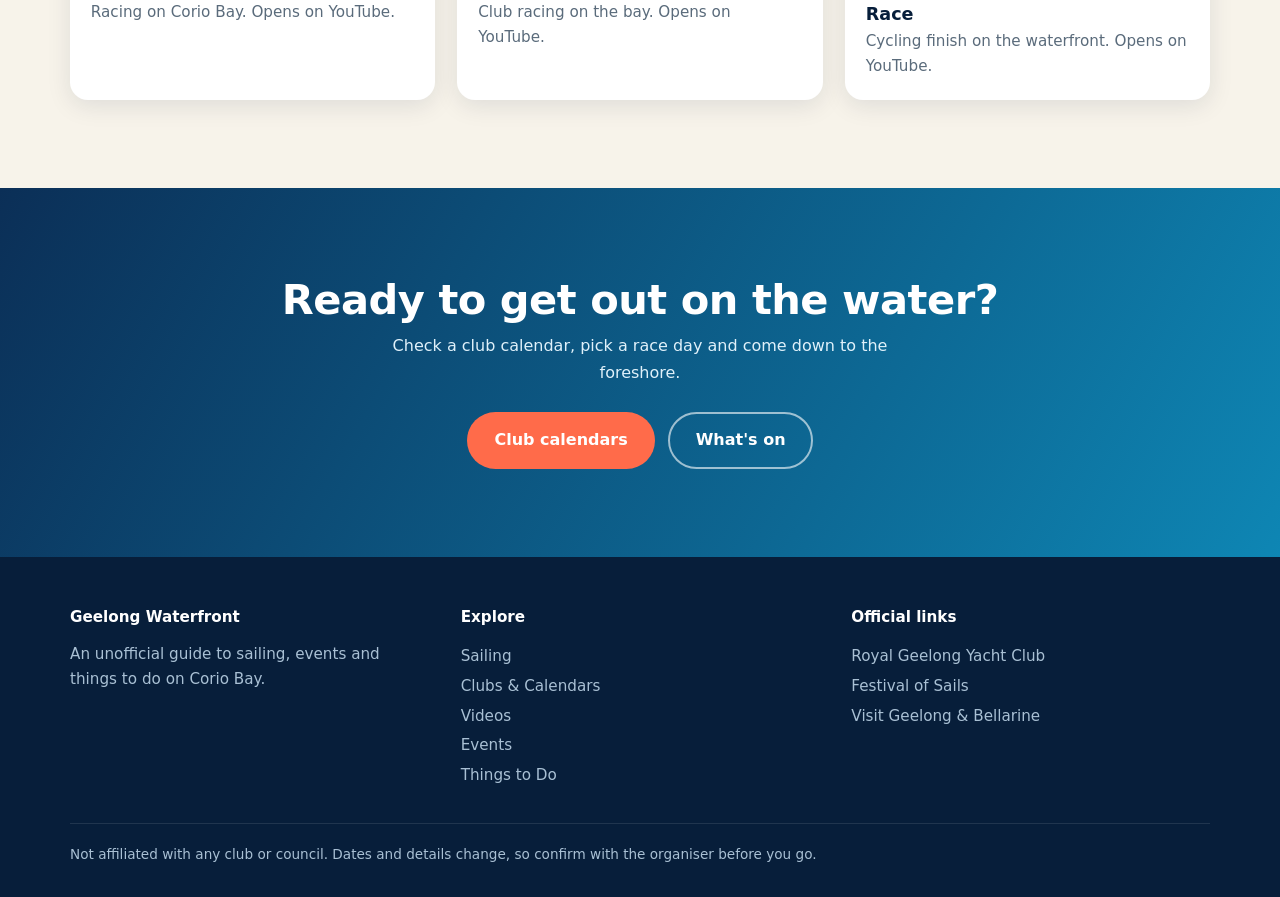
<file: videos.html>
<!DOCTYPE html>
<html lang="en">
<head>
<meta charset="utf-8">
<meta name="viewport" content="width=device-width, initial-scale=1">
<title>Videos | Geelong Waterfront</title>
<meta name="description" content="Watch sailing, regatta and waterfront videos from Geelong.">
<meta name="theme-color" content="#071e3a">
<link rel="icon" href="data:image/svg+xml,%3Csvg xmlns='http://www.w3.org/2000/svg' viewBox='0 0 32 32'%3E%3Cpath d='M16 3v19H6z' fill='%230e86b4'/%3E%3Cpath d='M18 8v14h8z' fill='%23ff6b4a'/%3E%3Cpath d='M3 24h26l-4 5H7z' fill='%23071e3a'/%3E%3C/svg%3E">
<link rel="stylesheet" href="assets/style.css">
</head>
<body>
<a class="skip" href="#main">Skip to content</a>
<header class="site-header"><div class="wrap bar">
<a class="brand" href="index.html"><svg viewBox="0 0 32 32" aria-hidden="true"><path d="M16 3v19H6z" fill="#5ed0e6"/><path d="M18 8v14h8z" fill="#fff"/><path d="M3 24h26l-4 5H7z" fill="#ff6b4a"/></svg><span>Geelong Waterfront<small>Corio Bay · Victoria</small></span></a>
<button class="burger" id="burger" aria-label="Menu" aria-expanded="false" aria-controls="nav"><span></span></button>
<nav class="nav" id="nav" aria-label="Main"><a href="index.html">Home</a><a href="sailing.html">Sailing</a><a href="clubs.html">Clubs &amp; Calendars</a><a href="videos.html" aria-current="page">Videos</a><a href="events.html">Events</a><a href="explore.html">Things to Do</a></nav>
</div></header>
<main id="main">

<div class="hero sm">
<svg class="boat" viewBox="0 0 200 200" aria-hidden="true"><path d="M98 20v120H30z" fill="#fff"/><path d="M106 45v95h62z" fill="#ffd9cf"/><path d="M96 14h6v140h-6z" fill="#0b2f57"/><path d="M12 150h176l-26 32H40z" fill="#ff6b4a"/></svg>
<div class="wrap"><span class="eyebrow">Videos</span><h1>See the bay in action</h1>
<p>Regattas, drone flights and waterfront scenes from Geelong.</p>
<div class="btns"><a class="btn p" href="#more">More on YouTube</a></div></div>
<svg class="wave" viewBox="0 0 1440 100" preserveAspectRatio="none" aria-hidden="true"><path fill="#fff" d="M0 60C240 100 480 10 720 45s480 50 720 5V100H0z"/></svg>
</div>

<section><div class="wrap">
<h2 class="reveal">Featured</h2>
<p class="lead reveal">Watch right here.</p>
<div class="grid">
<div class="video reveal"><iframe src="https://www.youtube-nocookie.com/embed/CP9txn4FmhA" title="Festival of Sails 2026" loading="lazy" allowfullscreen allow="accelerometer; encrypted-media; picture-in-picture"></iframe><div class="t"><h3>Festival of Sails 2026</h3><p>Racing and celebrations on Corio Bay.</p></div></div>
<div class="video reveal"><iframe src="https://www.youtube-nocookie.com/embed/cgQExTYq_f4" title="Geelong by drone" loading="lazy" allowfullscreen allow="accelerometer; encrypted-media; picture-in-picture"></iframe><div class="t"><h3>Geelong by drone</h3><p>Top attractions and landmarks from above.</p></div></div>
<div class="video reveal"><iframe src="https://www.youtube-nocookie.com/embed/RoI6gjyBdmY" title="Eastern Beach, Geelong" loading="lazy" allowfullscreen allow="accelerometer; encrypted-media; picture-in-picture"></iframe><div class="t"><h3>Eastern Beach, Geelong</h3><p>Drone views of the foreshore.</p></div></div>
</div></div></section>

<section class="alt" id="more"><div class="wrap">
<h2 class="reveal">More on YouTube</h2>
<p class="lead reveal">Browse the latest uploads for each topic.</p>
<div class="grid">
<div class="video reveal"><a class="vlink" target="_blank" rel="noopener" href="https://www.youtube.com/results?search_query=Geelong+Week+regatta+sailing" aria-label="Search YouTube: Geelong Week regatta"><i>▶</i></a><div class="t"><h3>Geelong Week regatta</h3><p>Racing on Corio Bay. Opens on YouTube.</p></div></div>
<div class="video reveal"><a class="vlink" target="_blank" rel="noopener" href="https://www.youtube.com/results?search_query=Royal+Geelong+Yacht+Club+racing" aria-label="Search YouTube: RGYC racing"><i>▶</i></a><div class="t"><h3>RGYC racing</h3><p>Club racing on the bay. Opens on YouTube.</p></div></div>
<div class="video reveal"><a class="vlink" target="_blank" rel="noopener" href="https://www.youtube.com/results?search_query=Cadel+Evans+Great+Ocean+Road+Race+Geelong" aria-label="Search YouTube: Cadel Evans Great Ocean Road Race"><i>▶</i></a><div class="t"><h3>Cadel Evans Great Ocean Road Race</h3><p>Cycling finish on the waterfront. Opens on YouTube.</p></div></div>
</div></div></section>

<section class="cta-band"><div class="wrap reveal"><h2>Ready to get out on the water?</h2><p>Check a club calendar, pick a race day and come down to the foreshore.</p><div class="btns"><a class="btn p" href="clubs.html">Club calendars</a><a class="btn g" href="events.html">What's on</a></div></div></section>
</main>
<footer><div class="wrap">
<div class="cols">
<div><h4>Geelong Waterfront</h4><p>An unofficial guide to sailing, events and things to do on Corio Bay.</p></div>
<div><h4>Explore</h4><a href="sailing.html">Sailing</a><a href="clubs.html">Clubs &amp; Calendars</a><a href="videos.html">Videos</a><a href="events.html">Events</a><a href="explore.html">Things to Do</a></div>
<div><h4>Official links</h4><a href="https://rgyc.com.au/" target="_blank" rel="noopener">Royal Geelong Yacht Club</a><a href="https://festivalofsails.com.au/" target="_blank" rel="noopener">Festival of Sails</a><a href="https://www.visitgeelongbellarine.com.au" target="_blank" rel="noopener">Visit Geelong &amp; Bellarine</a></div>
</div>
<p class="fine">Not affiliated with any club or council. Dates and details change, so confirm with the organiser before you go.</p>
</div></footer>
<script src="assets/site.js"></script>
</body></html>
</file>
<file: assets/style.css>
:root{--navy:#071e3a;--navy2:#0b2f57;--sea:#0e86b4;--aqua:#5ed0e6;--sand:#f7f3ea;--coral:#ff6b4a;--ink:#14212e;--mute:#5a6b7b;--r:18px;--max:1180px}
*{box-sizing:border-box;margin:0;padding:0}
html{scroll-behavior:smooth}
body{font-family:Inter,system-ui,-apple-system,"Segoe UI",Roboto,sans-serif;color:var(--ink);line-height:1.65;background:#fff;-webkit-font-smoothing:antialiased}
img,svg{max-width:100%;display:block}
a{color:var(--sea)}
.wrap{max-width:var(--max);margin:0 auto;padding:0 1.25rem}
.skip{position:absolute;left:-999px}.skip:focus{left:1rem;top:1rem;background:#fff;padding:.5rem;z-index:99}

.site-header{position:sticky;top:0;z-index:50;background:rgba(7,30,58,.94);backdrop-filter:blur(10px);border-bottom:1px solid rgba(255,255,255,.08)}
.bar{display:flex;align-items:center;justify-content:space-between;height:68px}
.brand{display:flex;align-items:center;gap:.6rem;color:#fff;text-decoration:none;font-weight:800;letter-spacing:.2px;font-size:1.1rem;line-height:1.1}
.brand svg{width:30px;height:30px}
.brand small{display:block;font-weight:600;font-size:.62rem;letter-spacing:2px;text-transform:uppercase;color:var(--aqua)}
.nav{display:flex;gap:.25rem;align-items:center}
.nav a{color:#dbe9f5;text-decoration:none;font-weight:600;font-size:.95rem;padding:.5rem .85rem;border-radius:999px;transition:.2s}
.nav a:hover,.nav a[aria-current=page]{background:rgba(255,255,255,.12);color:#fff}
.nav .cta{background:var(--coral);color:#fff}
.nav .cta:hover{background:#ff8466}
.burger{display:none;background:none;border:0;color:#fff;width:44px;height:44px;cursor:pointer;position:relative}
.burger span,.burger span:before,.burger span:after{display:block;width:24px;height:2px;background:#fff;position:absolute;left:10px}
.burger span{top:21px}.burger span:before,.burger span:after{content:"";left:0}
.burger span:before{top:-7px}.burger span:after{top:7px}
@media(max-width:860px){
 .burger{display:block}
 .nav{position:fixed;inset:68px 0 auto 0;flex-direction:column;align-items:stretch;background:var(--navy);padding:1rem 1.25rem 1.5rem;gap:.25rem;transform:translateY(-130%);transition:transform .3s;max-height:calc(100vh - 68px);overflow:auto;visibility:hidden}
 .nav.open{transform:none;visibility:visible}
 .nav a{padding:.85rem 1rem;font-size:1.05rem}
}

.hero{position:relative;color:#fff;overflow:hidden;background:linear-gradient(180deg,#0b3a66 0%,#0e86b4 70%,#5ed0e6 100%)}
.hero .wrap{position:relative;z-index:2;padding-top:clamp(4rem,12vw,9rem);padding-bottom:clamp(7rem,16vw,12rem)}
.hero.sm .wrap{padding-top:clamp(3rem,8vw,5.5rem);padding-bottom:clamp(5rem,10vw,7.5rem)}
.eyebrow{display:inline-block;font-size:.78rem;letter-spacing:2.5px;text-transform:uppercase;font-weight:700;color:var(--aqua);margin-bottom:1rem}
.hero h1{font-size:clamp(2.4rem,7vw,5rem);line-height:1.05;font-weight:800;letter-spacing:-1px;max-width:15ch}
.hero.sm h1{font-size:clamp(2rem,5vw,3.4rem);max-width:22ch}
.hero p{font-size:clamp(1.05rem,2.2vw,1.3rem);max-width:40rem;margin:1.2rem 0 2rem;color:#e4f2fb}
.hero .boat{position:absolute;right:6%;bottom:90px;width:clamp(110px,22vw,300px);z-index:1;animation:bob 6s ease-in-out infinite}
@media(max-width:600px){.hero .boat{opacity:.35;right:-10px}}
@keyframes bob{50%{transform:translateY(-10px) rotate(1.5deg)}}
.wave{position:absolute;left:0;right:0;bottom:-1px;z-index:2;width:100%;height:clamp(50px,9vw,110px)}
@media(prefers-reduced-motion:reduce){.hero .boat{animation:none}html{scroll-behavior:auto}}

.btn{display:inline-flex;align-items:center;gap:.5rem;padding:.85rem 1.6rem;border-radius:999px;font-weight:700;text-decoration:none;transition:.2s;border:2px solid transparent;font-size:1rem}
.btn.p{background:var(--coral);color:#fff}.btn.p:hover{background:#ff8466;transform:translateY(-2px)}
.btn.g{border-color:rgba(255,255,255,.6);color:#fff}.btn.g:hover{background:rgba(255,255,255,.15)}
.btn.o{border-color:var(--sea);color:var(--sea)}.btn.o:hover{background:var(--sea);color:#fff}
.btns{display:flex;flex-wrap:wrap;gap:.8rem}

section{padding:clamp(3rem,7vw,5.5rem) 0}
.alt{background:var(--sand)}
.dark{background:var(--navy);color:#fff}.dark h2{color:#fff}.dark .lead{color:#c5d8e8}
h2{font-size:clamp(1.7rem,4vw,2.6rem);line-height:1.15;color:var(--navy);letter-spacing:-.5px;margin-bottom:.6rem}
.lead{max-width:44rem;color:var(--mute);font-size:1.1rem;margin-bottom:2.2rem}
.grid{display:grid;gap:1.4rem;grid-template-columns:repeat(auto-fit,minmax(min(100%,260px),1fr))}
.grid.two{grid-template-columns:repeat(auto-fit,minmax(min(100%,420px),1fr))}
.card{background:#fff;border-radius:var(--r);padding:1.7rem;box-shadow:0 6px 24px rgba(7,30,58,.08);transition:.25s;display:flex;flex-direction:column;border:1px solid rgba(7,30,58,.05)}
.card:hover{transform:translateY(-4px);box-shadow:0 14px 34px rgba(7,30,58,.14)}
.card .ic{width:52px;height:52px;border-radius:14px;display:grid;place-items:center;font-size:1.6rem;background:linear-gradient(135deg,#d9f3fa,#bfe6f3);margin-bottom:1rem}
.card h3{color:var(--navy);font-size:1.2rem;margin-bottom:.4rem}
.card p{color:var(--mute);flex:1}
.card .links{display:flex;flex-wrap:wrap;gap:.5rem;margin-top:1.1rem}
.chip{display:inline-block;padding:.4rem .9rem;border-radius:999px;background:#e8f5fa;color:#075f82;font-weight:600;font-size:.85rem;text-decoration:none;transition:.2s}
.chip:hover{background:var(--sea);color:#fff}
.chip.c{background:#ffe9e3;color:#c4381b}.chip.c:hover{background:var(--coral);color:#fff}
.tag{display:inline-block;font-size:.72rem;letter-spacing:1.5px;text-transform:uppercase;font-weight:700;color:var(--coral);margin-bottom:.4rem}

.stats{display:grid;grid-template-columns:repeat(auto-fit,minmax(150px,1fr));gap:1rem;text-align:center}
.stats b{display:block;font-size:clamp(2rem,5vw,3rem);color:var(--aqua);line-height:1.1}
.stats span{color:#c5d8e8;font-size:.95rem}

.video{background:#fff;border-radius:var(--r);overflow:hidden;box-shadow:0 6px 24px rgba(7,30,58,.1)}
.video iframe{width:100%;aspect-ratio:16/9;border:0;display:block;background:#000}
.video .t{padding:1.1rem 1.3rem 1.3rem}
.video h3{color:var(--navy);font-size:1.1rem}
.video p{color:var(--mute);font-size:.95rem}
.vlink{aspect-ratio:16/9;display:grid;place-items:center;text-decoration:none;color:#fff;background:linear-gradient(135deg,var(--navy2),var(--sea))}
.vlink i{width:70px;height:70px;border-radius:50%;background:rgba(255,255,255,.2);display:grid;place-items:center;font-style:normal;font-size:1.8rem;transition:.2s}
.vlink:hover i{background:var(--coral);transform:scale(1.1)}

.tl{list-style:none;border-left:3px solid var(--aqua);margin-left:.5rem}
.tl li{position:relative;padding:0 0 2rem 1.8rem}
.tl li:before{content:"";position:absolute;left:-11px;top:.35rem;width:19px;height:19px;border-radius:50%;background:var(--coral);border:3px solid #fff;box-shadow:0 0 0 2px var(--aqua)}
.tl b{display:block;color:var(--navy);font-size:1.15rem}
.tl em{font-style:normal;color:var(--coral);font-weight:700;font-size:.85rem;letter-spacing:1px;text-transform:uppercase}
.tl p{color:var(--mute)}

.note{background:#fff7e6;border-left:4px solid #f5a623;padding:1rem 1.25rem;border-radius:10px;color:#5a4410;font-size:.95rem;margin-top:2rem}
.cta-band{background:linear-gradient(120deg,var(--navy2),var(--sea));color:#fff;text-align:center}
.cta-band h2{color:#fff}.cta-band p{max-width:36rem;margin:0 auto 1.6rem;color:#e0f1fa}
.cta-band .btns{justify-content:center}

footer{background:var(--navy);color:#a9c0d4;padding:3rem 0 2rem;font-size:.95rem}
footer .cols{display:grid;gap:2rem;grid-template-columns:repeat(auto-fit,minmax(200px,1fr));margin-bottom:2rem}
footer h4{color:#fff;margin-bottom:.7rem}
footer a{color:#a9c0d4;text-decoration:none;display:block;padding:.15rem 0}footer a:hover{color:#fff}
footer .fine{border-top:1px solid rgba(255,255,255,.1);padding-top:1.2rem;font-size:.85rem}
.js .reveal{opacity:0;transform:translateY(20px);transition:.6s}.js .reveal.in{opacity:1;transform:none}
@media(prefers-reduced-motion:reduce){.js .reveal{opacity:1;transform:none;transition:none}}
</file>
